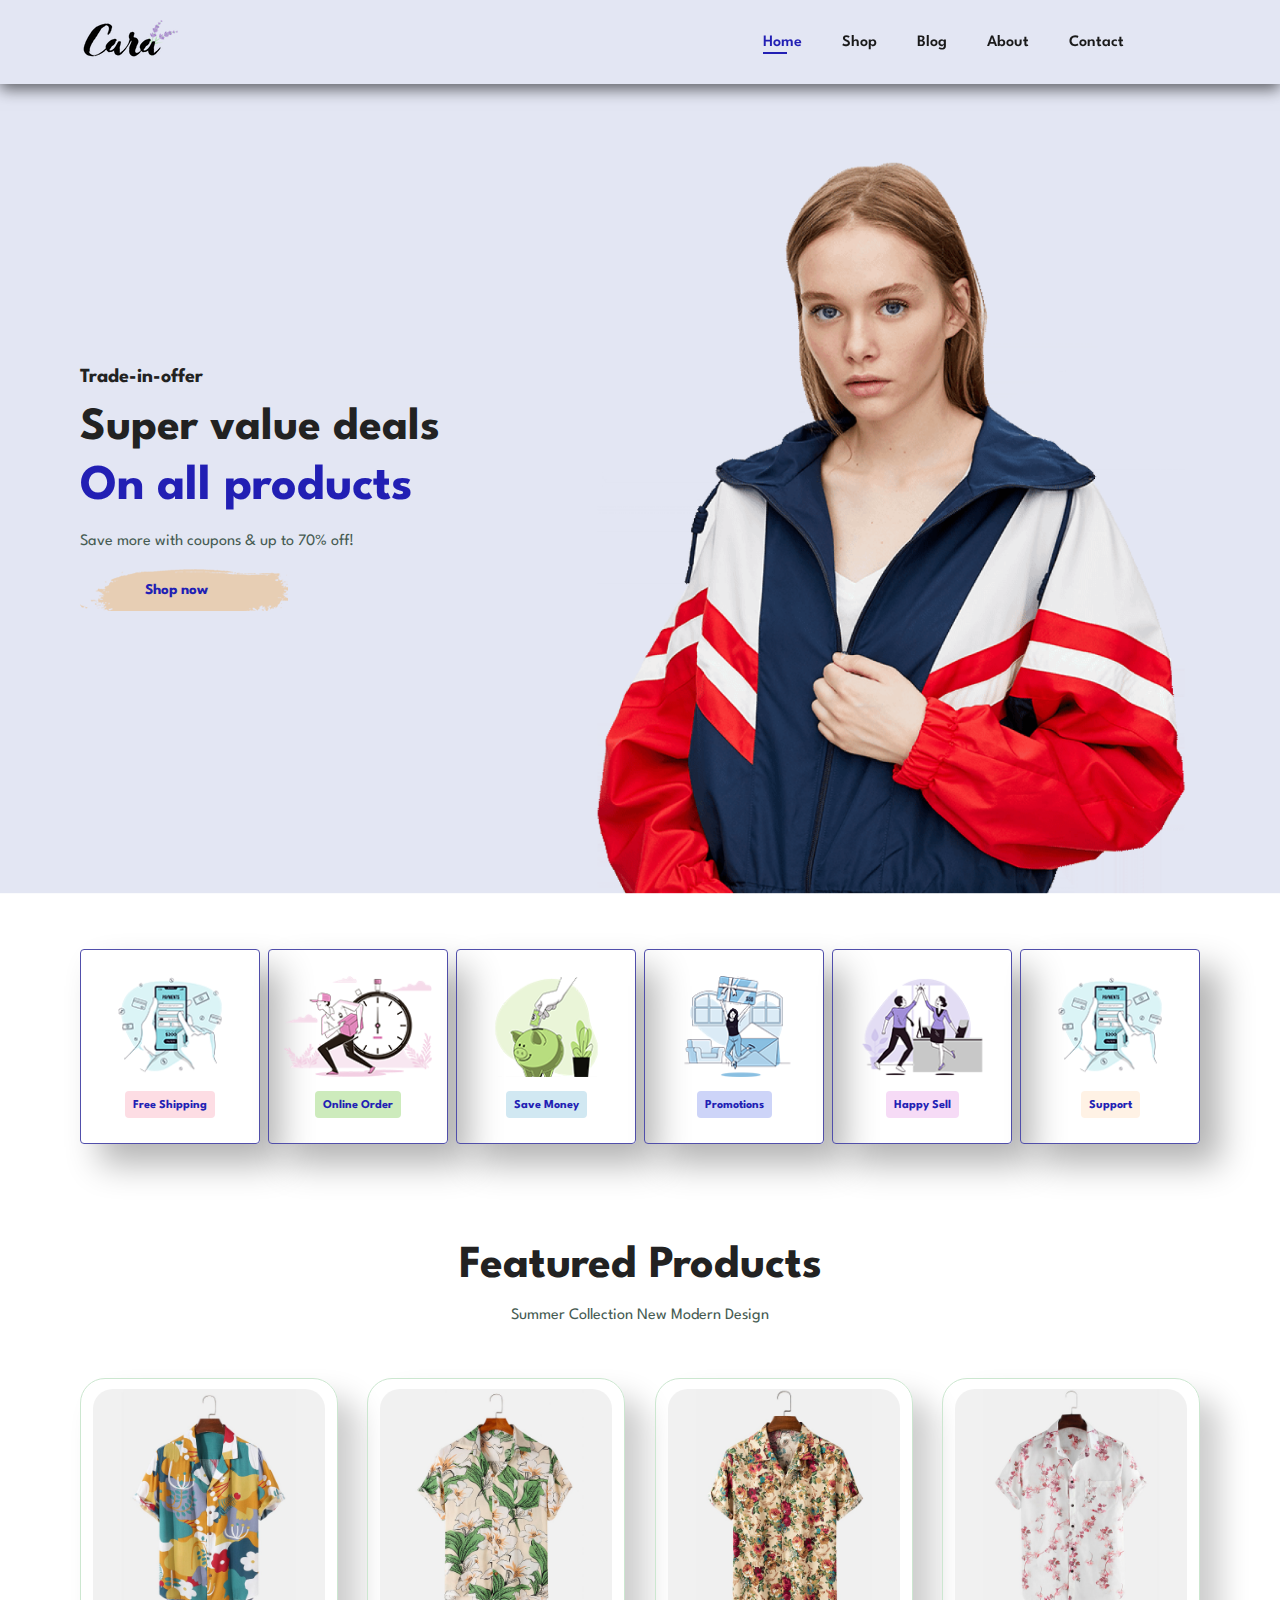
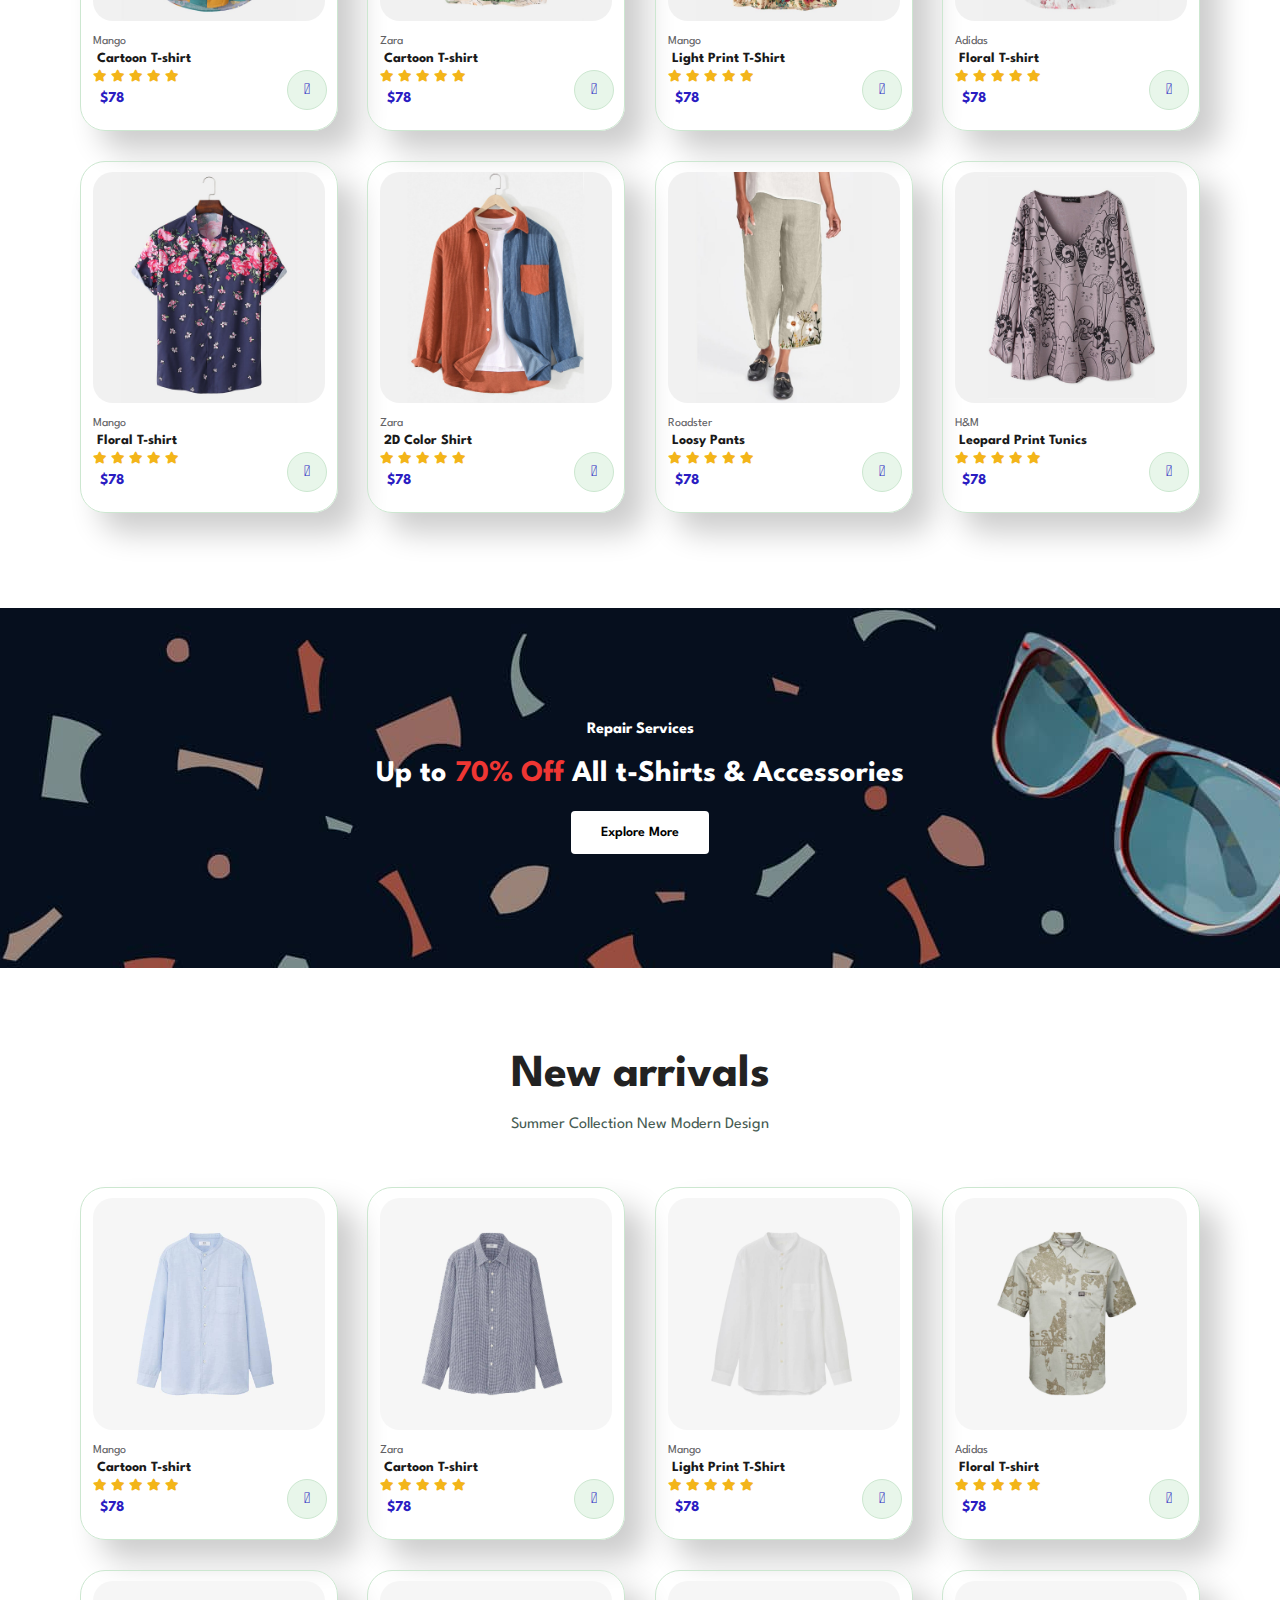
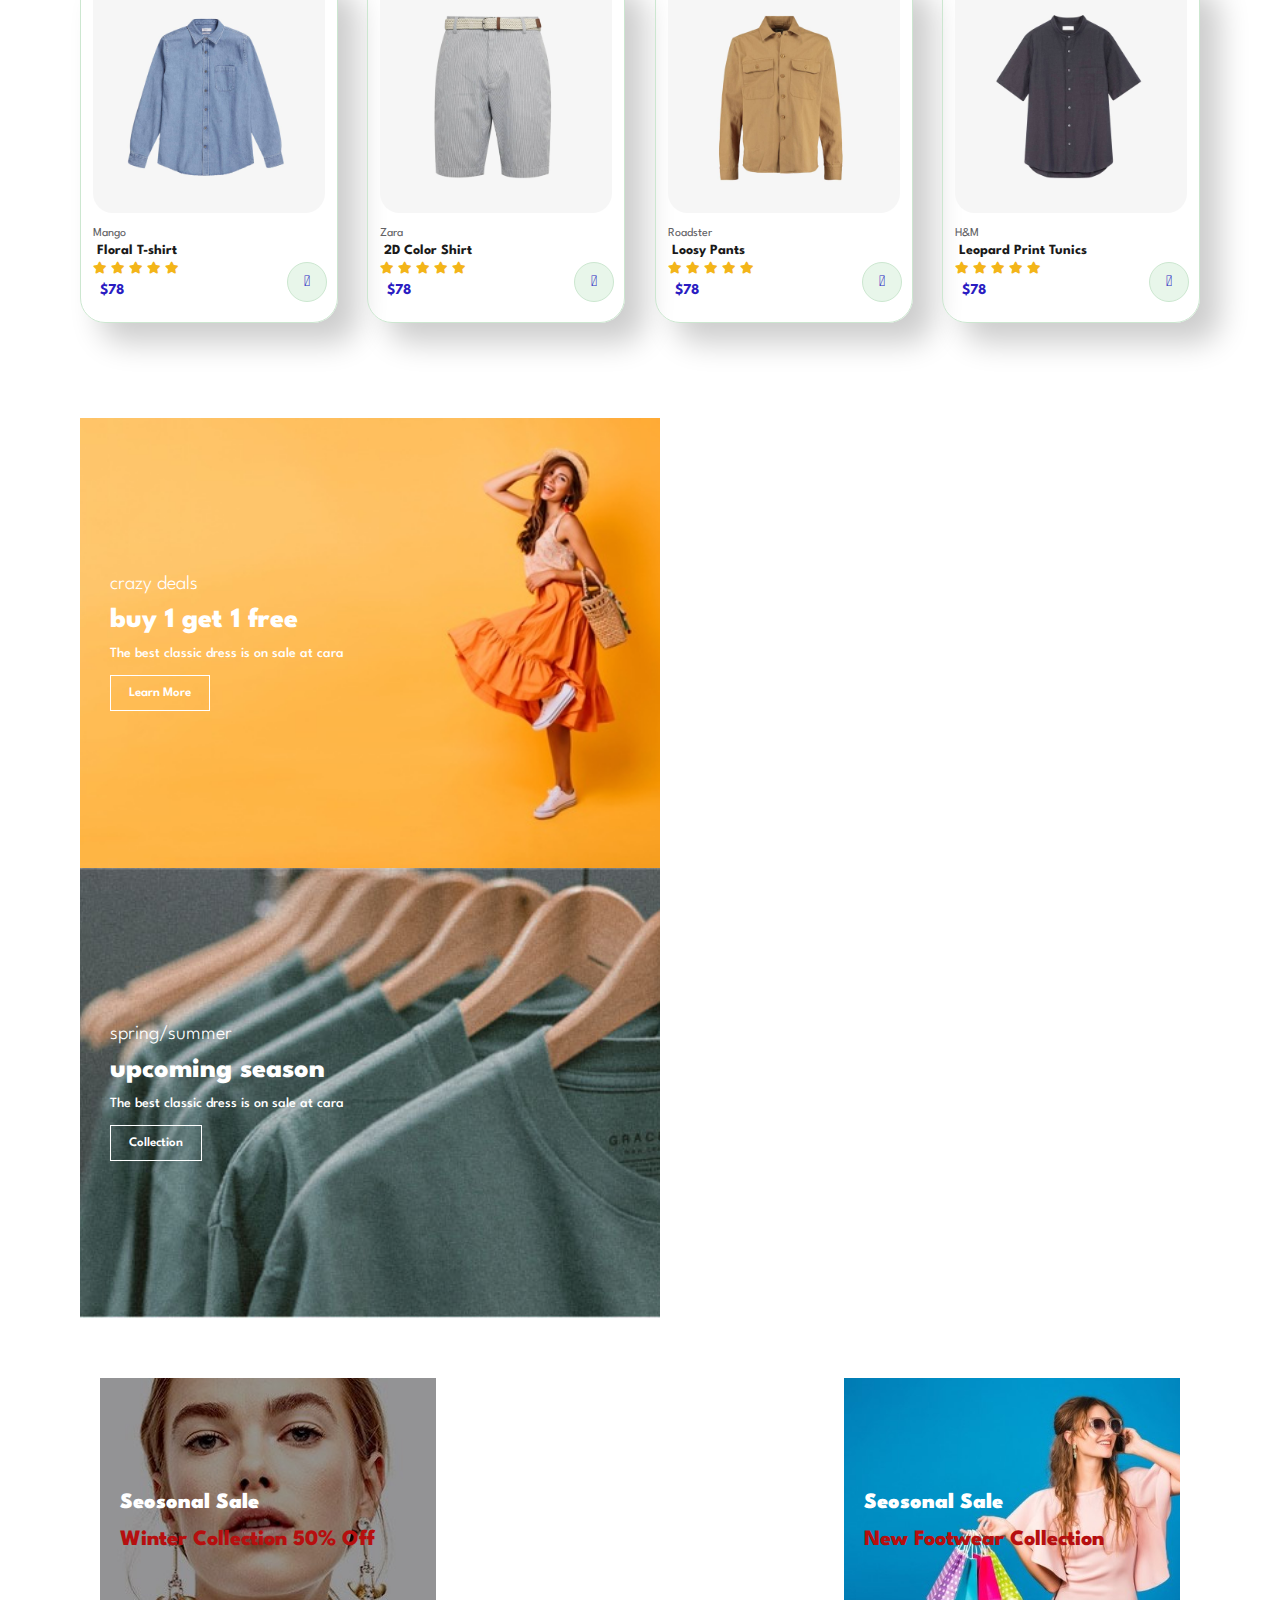
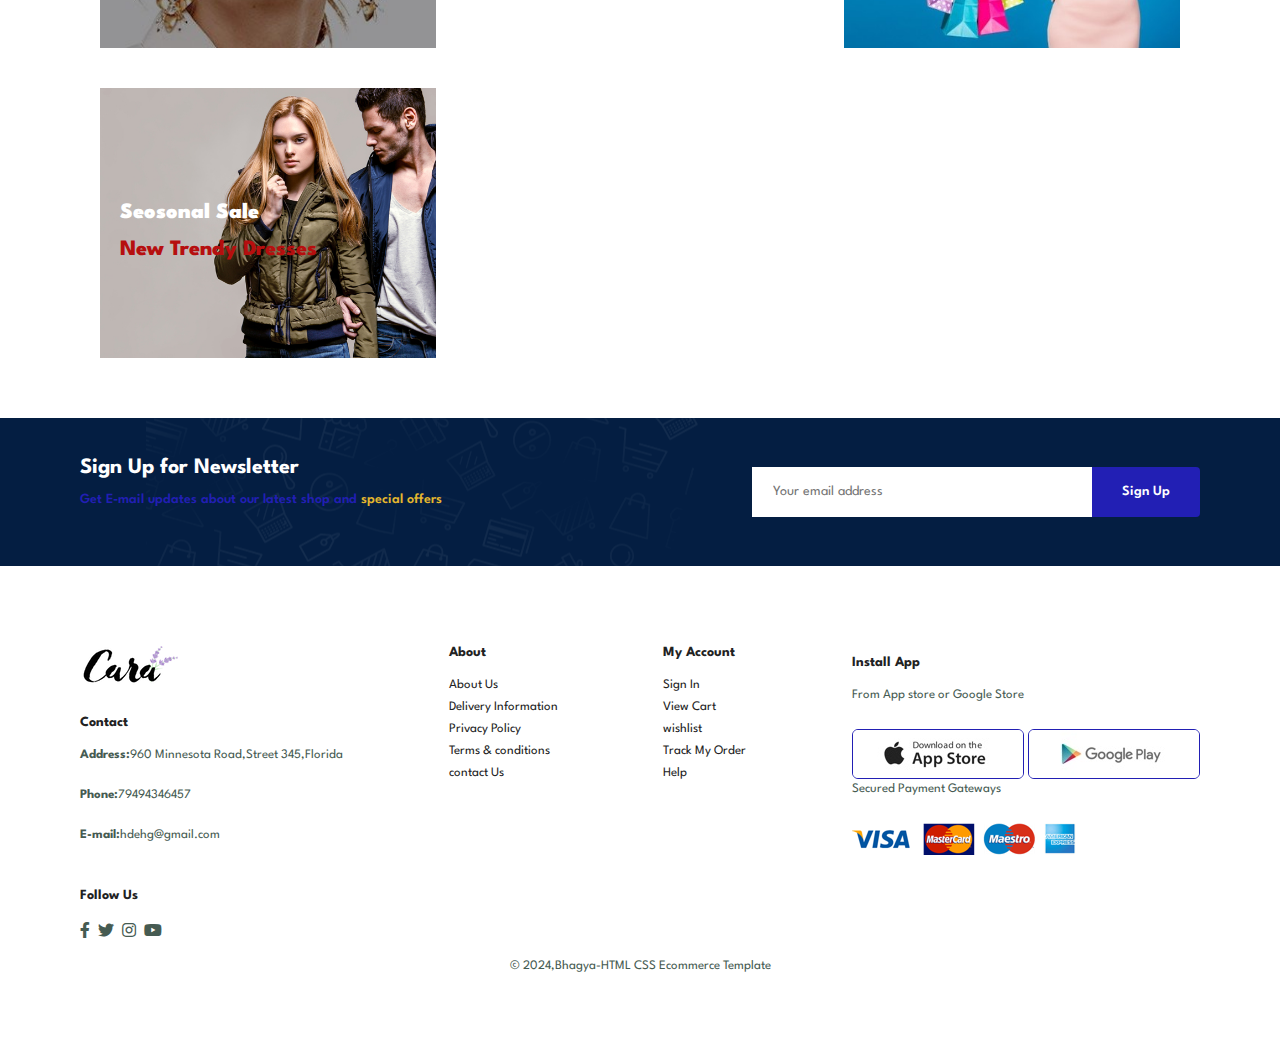
<file: ecommerce/index.html>
<!DOCTYPE html>
<html lang="en">
<head>
    <meta charset="UTF-8">
    <meta name="viewport" content="width=device-width, initial-scale=1.0">
    <title>Ecommerect</title>
    <link rel="stylesheet" href="https://pro.fontawesome.com/releases/v5.15.4/css/all.css">
    <link rel="stylesheet" href="style.css">
</head>
<body>
      <section id="header">
        <a href="#"><img src="img/logo.png" class="logo"></a>
        <div>
            <ul id="navbar">
                <li><a class="active" href="index.html">Home</a></li>
                <li><a href="shop.html">Shop</a></li>
                <li><a href="blog.html">Blog</a></li>
                <li><a href="about.html">About</a></li>
                <li><a href="contact.html">Contact</a></li>
                <li id="lg-bag"><a href="cart.html"><i class="far fa-shopping-bag"></i></a></li>
              <a href="#" id="close"><i class="far fa-times"> </i></a>
            </ul>
        </div>
        <div id="mobile">
            
            <a href="cart.html"><i class="far fa-shopping-bag"></i></a>
            <i id="bar" class="fas fa-outdent"></i>
        </div>
      </section>
      <section id="hero">
        <h4>Trade-in-offer</h4>
        <h2>Super value deals</h2>
        <h1>On all products</h1>
        <p>Save more with coupons & up to 70% off!</p>
        <button>Shop now</button>
      </section>
      <section id="feature" class="section-p1">
        <div class="fe-box">
                <img src="img/feature/f1.png" alt="">
                <h6>
                    Free Shipping
                </h6>
        </div>
        <div class="fe-box">
            <img src="img/feature/f2.png" alt="">
            <h6>
                Online Order
            </h6>
    </div>
    <div class="fe-box">
        <img src="img/feature/f3.png" alt="">
        <h6>
           Save Money
        </h6>
</div>
<div class="fe-box">
    <img src="img/feature/f4.png" alt="">
    <h6>
        Promotions
    </h6>
</div>
<div class="fe-box">
    <img src="img/feature/f5.png" alt="">
    <h6>
       Happy Sell
    </h6>
</div>
<div class="fe-box">
    <img src="img/feature/f1.png" alt="">
    <h6>
       Support
    </h6>
</div>
      </section>
      <section id="product1" class="section-p1">
           <h2>Featured Products</h2>
            <p>Summer Collection New Modern Design</p>
            <div class="pro-container">
                          <div class="pro"> 
                                  <img src="img/products/f1.jpg" alt="">
                                  <div class="des">
                                    <span>Mango</span>
                                    <h5>Cartoon T-shirt</h5>
                                    <div class="star"> 
                                        <i class="fas fa-star"></i>
                                        <i class="fas fa-star"></i>
                                        <i class="fas fa-star"></i>
                                        <i class="fas fa-star"></i>
                                        <i class="fas fa-star"></i>
                                    </div>
                                    <h4>$78</h4>
                                  </div>
                                  <a href="#"><i class="fal fa-shopping-cart cart"></i></a>
                        </div>
                        <div class="pro"> 
                            <img src="img/products/f2.jpg" alt="">
                            <div class="des">
                              <span>Zara</span>
                              <h5>Cartoon T-shirt</h5>
                              <div class="star"> 
                                  <i class="fas fa-star"></i>
                                  <i class="fas fa-star"></i>
                                  <i class="fas fa-star"></i>
                                  <i class="fas fa-star"></i>
                                  <i class="fas fa-star"></i>
                              </div>
                              <h4>$78</h4>
                            </div>
                            <a href="#"><i class="fal fa-shopping-cart cart"></i></a>
                  </div>
                  <div class="pro"> 
                    <img src="img/products/f3.jpg" alt="">
                    <div class="des">
                      <span>Mango</span>
                      <h5>Light Print T-Shirt</h5>
                      <div class="star"> 
                          <i class="fas fa-star"></i>
                          <i class="fas fa-star"></i>
                          <i class="fas fa-star"></i>
                          <i class="fas fa-star"></i>
                          <i class="fas fa-star"></i>
                      </div>
                      <h4>$78</h4>
                    </div>
                    <a href="#"><i class="fal fa-shopping-cart cart"></i></a>
          </div>
          <div class="pro"> 
            <img src="img/products/f4.jpg" alt="">
            <div class="des">
              <span>Adidas</span>
              <h5>Floral T-shirt</h5>
              <div class="star"> 
                  <i class="fas fa-star"></i>
                  <i class="fas fa-star"></i>
                  <i class="fas fa-star"></i>
                  <i class="fas fa-star"></i>
                  <i class="fas fa-star"></i>
              </div>
              <h4>$78</h4>
            </div>
            <a href="#"><i class="fal fa-shopping-cart cart"></i></a>
  </div>
  <div class="pro"> 
    <img src="img/products/f5.jpg" alt="">
    <div class="des">
      <span>Mango</span>
      <h5>Floral T-shirt</h5>
      <div class="star"> 
          <i class="fas fa-star"></i>
          <i class="fas fa-star"></i>
          <i class="fas fa-star"></i>
          <i class="fas fa-star"></i>
          <i class="fas fa-star"></i>
      </div>
      <h4>$78</h4>
    </div>
    <a href="#"><i class="fal fa-shopping-cart cart"></i></a>
</div><div class="pro"> 
    <img src="img/products/f6.jpg" alt="">
    <div class="des">
      <span>Zara</span>
      <h5>2D Color Shirt</h5>
      <div class="star"> 
          <i class="fas fa-star"></i>
          <i class="fas fa-star"></i>
          <i class="fas fa-star"></i>
          <i class="fas fa-star"></i>
          <i class="fas fa-star"></i>
      </div>
      <h4>$78</h4>
    </div>
    <a href="#"><i class="fal fa-shopping-cart cart"></i></a>
</div><div class="pro"> 
    <img src="img/products/f7.jpg" alt="">
    <div class="des">
      <span>Roadster</span>
      <h5>Loosy Pants</h5>
      <div class="star"> 
          <i class="fas fa-star"></i>
          <i class="fas fa-star"></i>
          <i class="fas fa-star"></i>
          <i class="fas fa-star"></i>
          <i class="fas fa-star"></i>
      </div>
      <h4>$78</h4>
    </div>
    <a href="#"><i class="fal fa-shopping-cart cart"></i></a>
</div><div class="pro"> 
    <img src="img/products/f8.jpg" alt="">
    <div class="des">
      <span>H&M</span>
      <h5>Leopard Print Tunics</h5>
      <div class="star"> 
          <i class="fas fa-star"></i>
          <i class="fas fa-star"></i>
          <i class="fas fa-star"></i>
          <i class="fas fa-star"></i>
          <i class="fas fa-star"></i>
      </div>
      <h4>$78</h4>
    </div>
    <a href="#"><i class="fal fa-shopping-cart cart"></i></a>
</div>
            </div>
      </section>

      <section id="banner" class="section-m1">
        <h4>Repair Services</h4>
          <h2>Up to <span>70% Off</span> All t-Shirts & Accessories</h2>
          <button class="normal">Explore More</button>
      </section>
      <section id="product1" class="section-p1">
        <h2>New arrivals</h2>
         <p>Summer Collection New Modern Design</p>
         <div class="pro-container">
                       <div class="pro"> 
                               <img src="img/products/n1.jpg" alt="">
                               <div class="des">
                                 <span>Mango</span>
                                 <h5>Cartoon T-shirt</h5>
                                 <div class="star"> 
                                     <i class="fas fa-star"></i>
                                     <i class="fas fa-star"></i>
                                     <i class="fas fa-star"></i>
                                     <i class="fas fa-star"></i>
                                     <i class="fas fa-star"></i>
                                 </div>
                                 <h4>$78</h4>
                               </div>
                               <a href="#"><i class="fal fa-shopping-cart cart"></i></a>
                     </div>
                     <div class="pro"> 
                         <img src="img/products/n2.jpg" alt="">
                         <div class="des">
                           <span>Zara</span>
                           <h5>Cartoon T-shirt</h5>
                           <div class="star"> 
                               <i class="fas fa-star"></i>
                               <i class="fas fa-star"></i>
                               <i class="fas fa-star"></i>
                               <i class="fas fa-star"></i>
                               <i class="fas fa-star"></i>
                           </div>
                           <h4>$78</h4>
                         </div>
                         <a href="#"><i class="fal fa-shopping-cart cart"></i></a>
               </div>
               <div class="pro"> 
                 <img src="img/products/n3.jpg" alt="">
                 <div class="des">
                   <span>Mango</span>
                   <h5>Light Print T-Shirt</h5>
                   <div class="star"> 
                       <i class="fas fa-star"></i>
                       <i class="fas fa-star"></i>
                       <i class="fas fa-star"></i>
                       <i class="fas fa-star"></i>
                       <i class="fas fa-star"></i>
                   </div>
                   <h4>$78</h4>
                 </div>
                 <a href="#"><i class="fal fa-shopping-cart cart"></i></a>
       </div>
       <div class="pro"> 
         <img src="img/products/n4.jpg" alt="">
         <div class="des">
           <span>Adidas</span>
           <h5>Floral T-shirt</h5>
           <div class="star"> 
               <i class="fas fa-star"></i>
               <i class="fas fa-star"></i>
               <i class="fas fa-star"></i>
               <i class="fas fa-star"></i>
               <i class="fas fa-star"></i>
           </div>
           <h4>$78</h4>
         </div>
         <a href="#"><i class="fal fa-shopping-cart cart"></i></a>
</div>
<div class="pro"> 
 <img src="img/products/n5.jpg" alt="">
 <div class="des">
   <span>Mango</span>
   <h5>Floral T-shirt</h5>
   <div class="star"> 
       <i class="fas fa-star"></i>
       <i class="fas fa-star"></i>
       <i class="fas fa-star"></i>
       <i class="fas fa-star"></i>
       <i class="fas fa-star"></i>
   </div>
   <h4>$78</h4>
 </div>
 <a href="#"><i class="fal fa-shopping-cart cart"></i></a>
</div><div class="pro"> 
 <img src="img/products/n6.jpg" alt="">
 <div class="des">
   <span>Zara</span>
   <h5>2D Color Shirt</h5>
   <div class="star"> 
       <i class="fas fa-star"></i>
       <i class="fas fa-star"></i>
       <i class="fas fa-star"></i>
       <i class="fas fa-star"></i>
       <i class="fas fa-star"></i>
   </div>
   <h4>$78</h4>
 </div>
 <a href="#"><i class="fal fa-shopping-cart cart"></i></a>
</div><div class="pro"> 
 <img src="img/products/n7.jpg" alt="">
 <div class="des">
   <span>Roadster</span>
   <h5>Loosy Pants</h5>
   <div class="star"> 
       <i class="fas fa-star"></i>
       <i class="fas fa-star"></i>
       <i class="fas fa-star"></i>
       <i class="fas fa-star"></i>
       <i class="fas fa-star"></i>
   </div>
   <h4>$78</h4>
 </div>
 <a href="#"><i class="fal fa-shopping-cart cart"></i></a>
</div><div class="pro"> 
 <img src="img/products/n8.jpg" alt="">
 <div class="des">
   <span>H&M</span>
   <h5>Leopard Print Tunics</h5>
   <div class="star"> 
       <i class="fas fa-star"></i>
       <i class="fas fa-star"></i>
       <i class="fas fa-star"></i>
       <i class="fas fa-star"></i>
       <i class="fas fa-star"></i>
   </div>
   <h4>$78</h4>
 </div>
 <a href="#"><i class="fal fa-shopping-cart cart"></i></a>
</div>
         </div>
   </section>

   <section id="sm-banner" class="section-p1">
      <div class="banner-box">
           <h4>crazy deals</h4>
           <h2>buy 1 get 1 free</h2>
           <span>The best classic dress is on sale at cara</span>
           <button class="white">Learn More</button>
      </div><div class="banner-box banner-box2">
        <h4>spring/summer</h4>
        <h2>upcoming season</h2>
        <span>The best classic dress is on sale at cara</span>
        <button class="white">Collection</button>
   </div>
   </section>

   <section id="banner3">
    <div class="banner-box">

        <h2>Seosonal Sale</h2>
        <h3>Winter Collection 50% Off</h3>
        
   </div>
   <div class="banner-box banner-box2">

    <h2>Seosonal Sale</h2>
    <h3>New Footwear Collection</h3>
    
</div>
<div class="banner-box banner-box3">

    <h2>Seosonal Sale</h2>
    <h3>New Trendy Dresses</h3>
    
</div>
   </section>

   <section id="newsletter" class="section-p1 section-m1" >
     <div class="newstext">
        <h4>Sign Up for Newsletter</h4>
        <p>Get E-mail updates about our latest shop and <span>special offers</span></p>
     </div>
     <div class="form">
        <input type="text" placeholder="Your email address">
        <button class="normal">Sign Up</button>
     </div>
   </section>

   <footer class="section-p1">
       <div class="col">
        <img class="logo" src ="img/logo.png" alt="">
        <h4>Contact</h4>
        <p><strong>Address:</strong>960 Minnesota Road,Street 345,Florida</p>
        <p><strong>Phone:</strong>79494346457</p>
        <p><strong>E-mail:</strong>hdehg@gmail.com</p>
        <div class="follow">
            <h4>Follow Us</h4>
            <div class="icon">
                <i class="fab fa-facebook-f"></i>
                <i class="fab fa-twitter"></i>
                <i class="fab fa-instagram"></i>
                <i class="fab fa-youtube"></i>
            </div>
        </div>
       </div>
       <div class="col">
        <h4>About</h4>
        <a href="#">About Us</a>
        <a href="#">Delivery Information</a>
        <a href="#">Privacy Policy</a>
        <a href="#">Terms & conditions</a>
        <a href="#">contact Us</a>

       </div>
       <div class="col">
        <h4>My Account</h4>
        <a href="#">Sign In</a>
        <a href="#">View Cart</a>
        <a href="#">wishlist</a>
        <a href="#">Track My Order</a>
        <a href="#">Help</a>

       </div><div class="col install">
        <h4>Install App</h4>
        <p>From App store or Google Store</p>
        <div class="row">
            <img src="img/pay/app.jpg" alt="">
            <img src="img/pay/play.jpg" alt="">

        </div>
        <p>Secured Payment Gateways</p>
        <img src="img/pay/pay.png" alt="">

       </div>
       <div class="copyright">
        <p>&#169 2024,Bhagya-HTML CSS Ecommerce Template</p>
       </div>
   </footer>
   
    <script src="script.js"></script>

</body>
</html>
</file>
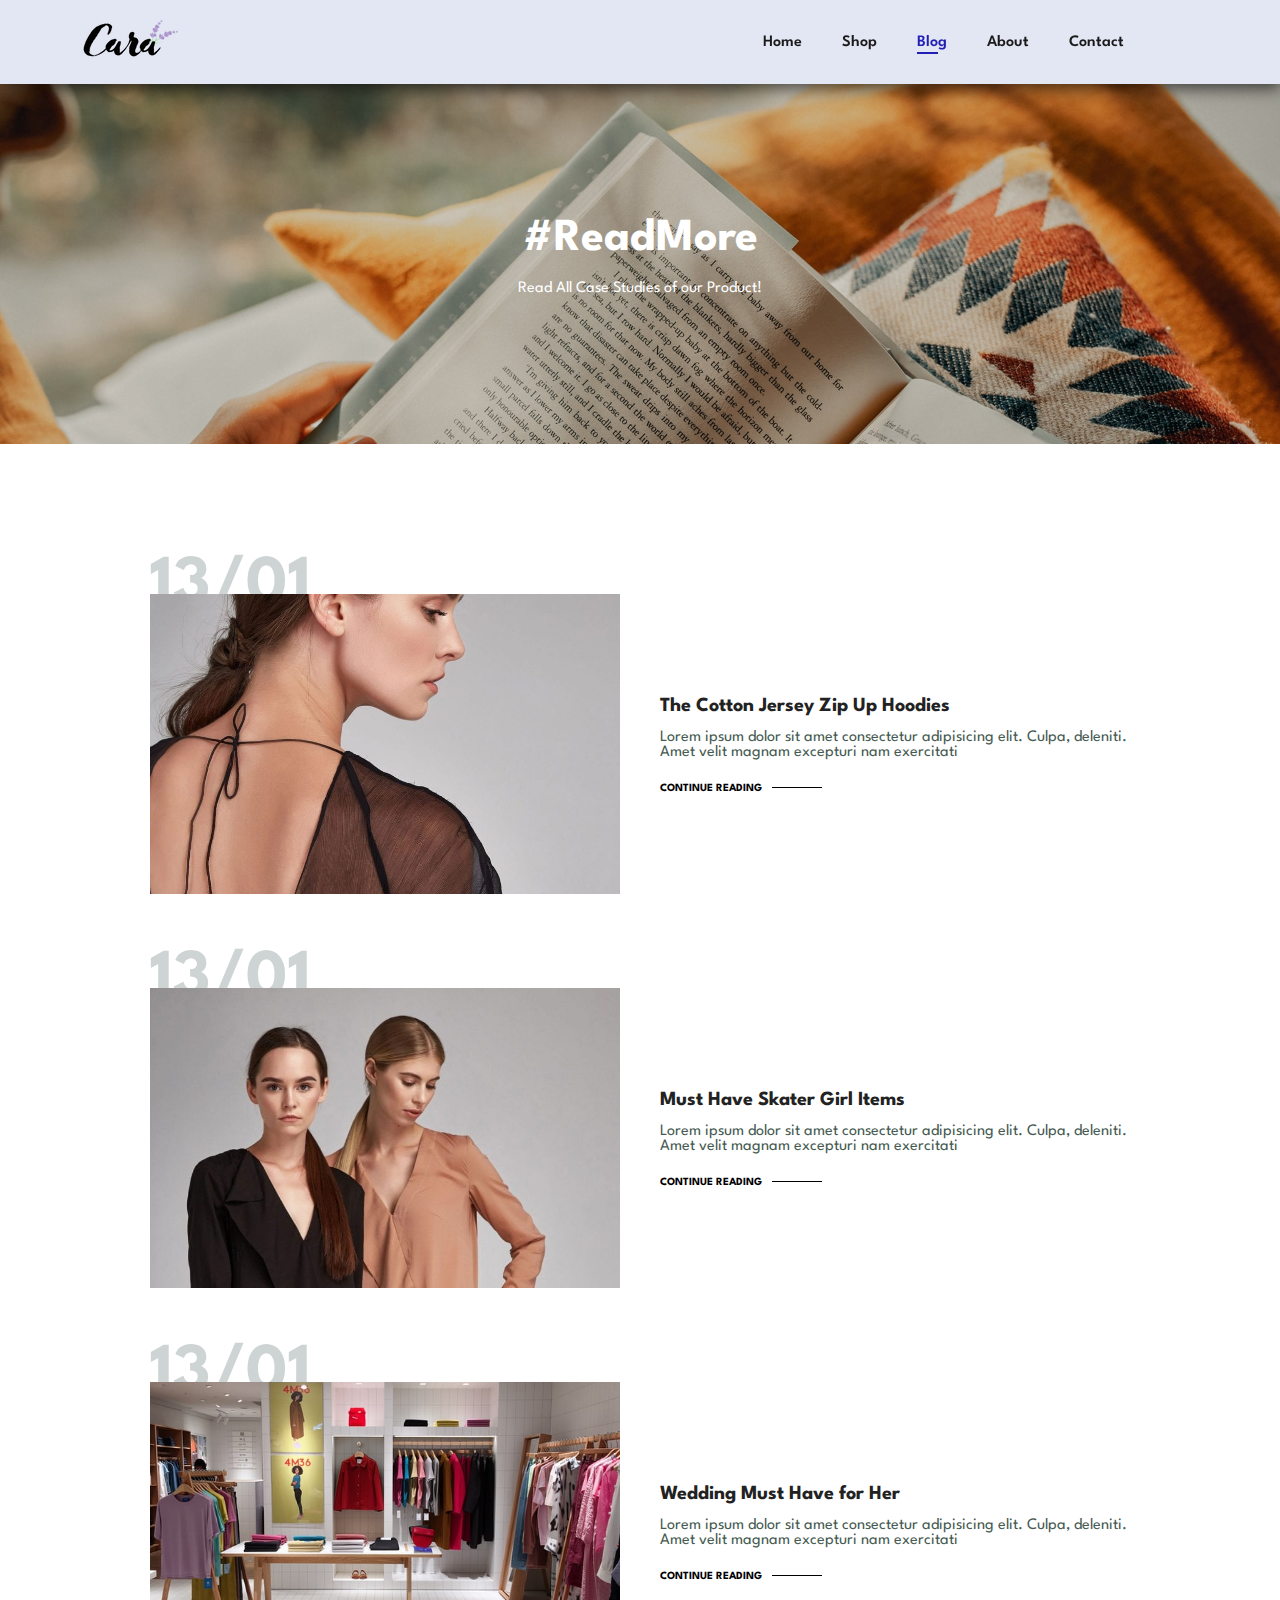
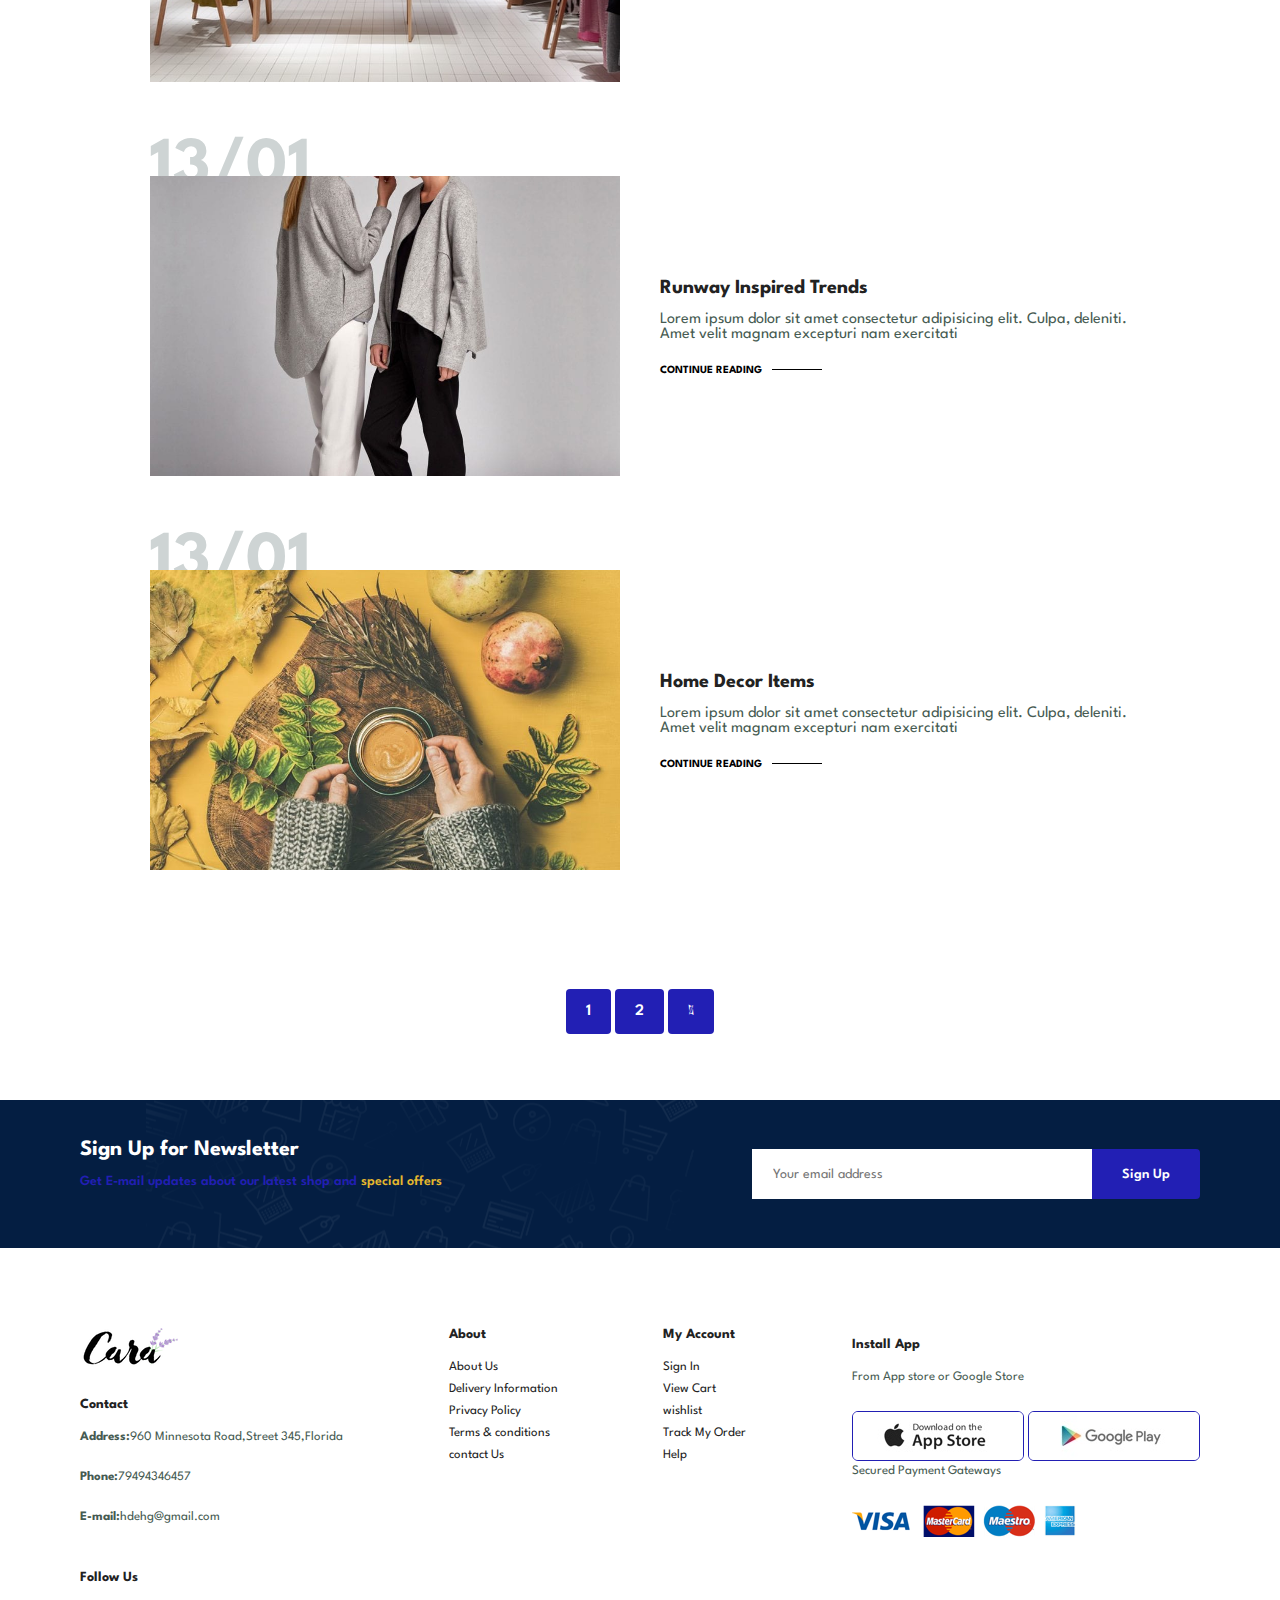
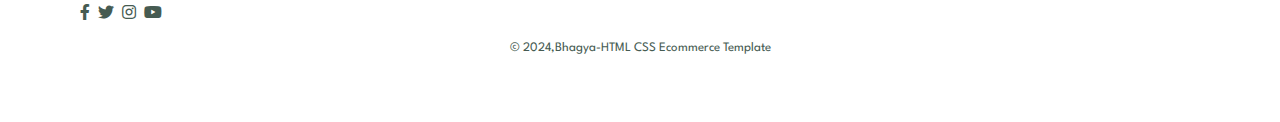
<file: ecommerce/blog.html>
<!DOCTYPE html>
<html lang="en">
<head>
    <meta charset="UTF-8">
    <meta name="viewport" content="width=device-width, initial-scale=1.0">
    <title>Ecommerect</title>
    <link rel="stylesheet" href="https://pro.fontawesome.com/releases/v5.15.4/css/all.css">
    <link rel="stylesheet" href="style.css">
</head>
<body>
      <section id="header">
        <a href="#"><img src="img/logo.png" class="logo"></a>
        <div>
            <ul id="navbar">
                <li><a  href="index.html">Home</a></li>
                <li><a  href="shop.html">Shop</a></li>
                <li><a class="active" href="blog.html">Blog</a></li>
                <li><a href="about.html">About</a></li>
                <li><a href="contact.html">Contact</a></li>
                <li id="lg-bag"><a href="cart.html"><i class="far fa-shopping-bag"></i></a></li>
              <a href="#" id="close"><i class="far fa-times"> </i></a>
            </ul>
        </div>
        <div id="mobile">
            
            <a href="cart.html"><i class="far fa-shopping-bag"></i></a>
            <i id="bar" class="fas fa-outdent"></i>
        </div>
      </section>
      <section id="page-header" class="blog-header">
        <h2>#ReadMore</h2>
        <p>Read All Case Studies of our Product!</p>
      </section>
      
      <section id="blog">
        <div class="blog-box">
            <div class="blog-img">
                <img src="img/blog/b1 (2).jpg" alt="">
            </div>
            <div class="blog-details">
                <h4>The Cotton Jersey Zip Up Hoodies</h4>
             <p>Lorem ipsum dolor sit amet consectetur adipisicing elit. Culpa, deleniti. Amet velit magnam excepturi nam exercitati</p>
             <a href="#">CONTINUE READING</a>
            </div>
            <h1>13/01</h1>
        </div>
        <div class="blog-box">
            <div class="blog-img">
                <img src="img/blog/b2 (2).jpg " alt="">
            </div>
            <div class="blog-details">
                <h4>Must Have Skater Girl Items</h4>
             <p>Lorem ipsum dolor sit amet consectetur adipisicing elit. Culpa, deleniti. Amet velit magnam excepturi nam exercitati</p>
             <a href="#">CONTINUE READING</a>
            </div>
            <h1>13/01</h1>
        </div>
        <div class="blog-box">
            <div class="blog-img">
                <img src="img/blog/b3.jpg" alt="">
            </div>
            <div class="blog-details">
                <h4>Wedding Must Have for Her </h4>
             <p>Lorem ipsum dolor sit amet consectetur adipisicing elit. Culpa, deleniti. Amet velit magnam excepturi nam exercitati</p>
             <a href="#">CONTINUE READING</a>
            </div>
            <h1>13/01</h1>
        </div>
        <div class="blog-box">
            <div class="blog-img">
                <img src="img/blog/b4 (2).jpg" alt="">
            </div>
            <div class="blog-details">
                <h4>Runway Inspired Trends</h4>
             <p>Lorem ipsum dolor sit amet consectetur adipisicing elit. Culpa, deleniti. Amet velit magnam excepturi nam exercitati</p>
             <a href="#">CONTINUE READING</a>
            </div>
            <h1>13/01</h1>
        </div>
        <div class="blog-box">
            <div class="blog-img">
                <img src="img/blog/b6.jpg" alt="">
            </div>
            <div class="blog-details">
                <h4>Home Decor Items</h4>
             <p>Lorem ipsum dolor sit amet consectetur adipisicing elit. Culpa, deleniti. Amet velit magnam excepturi nam exercitati</p>
             <a href="#">CONTINUE READING</a>
            </div>
            <h1>13/01</h1>
        </div>
      </section>

   <section id="pagination" class="section-p1">
      <a href="#">1</a>
       <a href="#">2</a>
       <a href="#"><i class="fal fa-long-arrow-alt-right"></i></a>
   </section>

   <section id="newsletter" class="section-p1 section-m1" >
     <div class="newstext">
        <h4>Sign Up for Newsletter</h4>
        <p>Get E-mail updates about our latest shop and <span>special offers</span></p>
     </div>
     <div class="form">
        <input type="text" placeholder="Your email address">
        <button class="normal">Sign Up</button>
     </div>
   </section>

   <footer class="section-p1">
       <div class="col">
        <img class="logo" src ="img/logo.png" alt="">
        <h4>Contact</h4>
        <p><strong>Address:</strong>960 Minnesota Road,Street 345,Florida</p>
        <p><strong>Phone:</strong>79494346457</p>
        <p><strong>E-mail:</strong>hdehg@gmail.com</p>
        <div class="follow">
            <h4>Follow Us</h4>
            <div class="icon">
                <i class="fab fa-facebook-f"></i>
                <i class="fab fa-twitter"></i>
                <i class="fab fa-instagram"></i>
                <i class="fab fa-youtube"></i>
            </div>
        </div>
       </div>
       <div class="col">
        <h4>About</h4>
        <a href="#">About Us</a>
        <a href="#">Delivery Information</a>
        <a href="#">Privacy Policy</a>
        <a href="#">Terms & conditions</a>
        <a href="#">contact Us</a>

       </div>
       <div class="col">
        <h4>My Account</h4>
        <a href="#">Sign In</a>
        <a href="#">View Cart</a>
        <a href="#">wishlist</a>
        <a href="#">Track My Order</a>
        <a href="#">Help</a>

       </div><div class="col install">
        <h4>Install App</h4>
        <p>From App store or Google Store</p>
        <div class="row">
            <img src="img/pay/app.jpg" alt="">
            <img src="img/pay/play.jpg" alt="">

        </div>
        <p>Secured Payment Gateways</p>
        <img src="img/pay/pay.png" alt="">

       </div>
       <div class="copyright">
        <p>&#169 2024,Bhagya-HTML CSS Ecommerce Template</p>
       </div>
   </footer>
   
    <script src="script.js"></script>

</body>
</html>
</file>
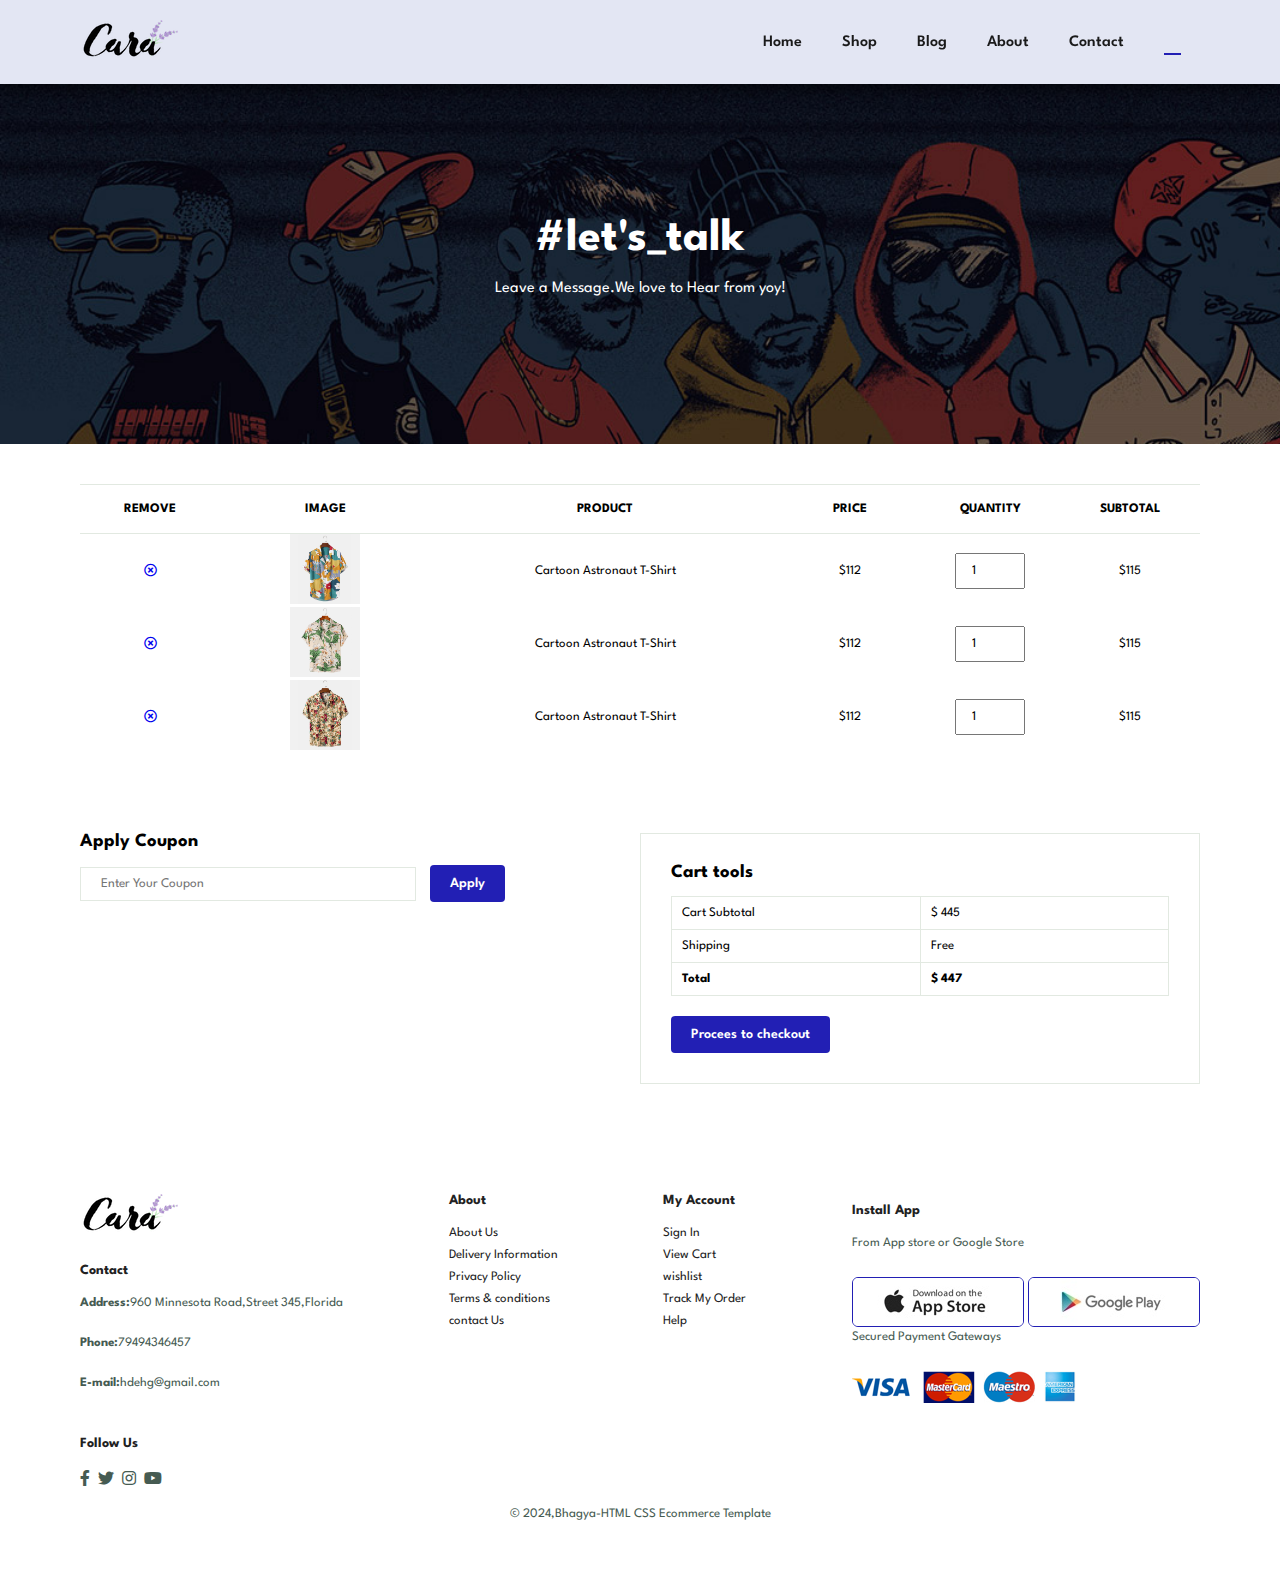
<file: ecommerce/cart.html>
<!DOCTYPE html>
<html lang="en">
<head>
    <meta charset="UTF-8">
    <meta name="viewport" content="width=device-width, initial-scale=1.0">
    <title>Ecommerect</title>
    <link rel="stylesheet" href="https://pro.fontawesome.com/releases/v5.15.4/css/all.css">
    <link rel="stylesheet" href="style.css">
</head>
<body>
      <section id="header">
        <a href="#"><img src="img/logo.png" class="logo"></a>
        <div>
            <ul id="navbar">
                <li><a  href="index.html">Home</a></li>
                <li><a  href="shop.html">Shop</a></li>
                <li><a  href="blog.html">Blog</a></li>
                <li><a   href="about.html">About</a></li>
                <li><a href="contact.html">Contact</a></li>
                <li id="lg-bag"><a class="active"href="cart.html"><i class="far fa-shopping-bag"></i></a></li>
              <a href="#" id="close"><i class="far fa-times"> </i></a>
            </ul>
        </div>
        <div id="mobile">
            
            <a href="cart.html"><i class="far fa-shopping-bag"></i></a>
            <i id="bar" class="fas fa-outdent"></i>
        </div>
      </section>
      <section id="page-header" class="contact-header">
        <h2>#let's_talk</h2>
        <p>Leave a Message.We love to Hear from yoy!</p>
      </section>
      
       <section id="cart" class="section-p1">
               <table width="100%">
                <thead>
                    <tr>
                        <td>
                            Remove
                        </td>
                        <td>
                            Image
                        </td>
                        <td>
                            Product
                        </td>
                        <td>
                            Price
                        </td>
                        <td>
                            Quantity
                        </td>
                        <td>
                           Subtotal
                        </td>

                    </tr>
                </thead>
                <tbody>
                    <tr>
                        <td><a href="#"><i class="far fa-times-circle"></i></a></td>
                        <td><img src="img/products/f1.jpg" alt=""></td>
                        <td>Cartoon Astronaut T-Shirt</td>
                        <td>$112</td>
                        <td><input type="number" value="1"></td>
                        <td>$115</td>
                    </tr>
                    <tr>
                        <td><a href="#"><i class="far fa-times-circle"></i></a></td>
                        <td><img src="img/products/f2.jpg" alt=""></td>
                        <td>Cartoon Astronaut T-Shirt</td>
                        <td>$112</td>
                        <td><input type="number" value="1"></td>
                        <td>$115</td>
                    </tr>
                    <tr>
                        <td><a href="#"><i class="far fa-times-circle"></i></a></td>
                        <td><img src="img/products/f3.jpg" alt=""></td>
                        <td>Cartoon Astronaut T-Shirt</td>
                        <td>$112</td>
                        <td><input type="number" value="1"></td>
                        <td>$115</td>
                    </tr>
                </tbody>
               </table>
       </section>
    
       <section id="cart-add" class="section-p1">
         <div id="coupon">
            <h3>Apply Coupon</h3>
            <div>
                <input type="text" placeholder="Enter Your Coupon">
                <button class="normal">
                    Apply
                </button>
            </div>
         </div>
         <div id="subtotal">
            <h3>Cart tools</h3>
            <table>
                <tr>
                    <td>Cart Subtotal</td>
                    <td>$ 445</td>
                </tr>
                <tr>
                    <td>Shipping</td>
                    <td>Free</td>
                </tr>
                <tr>
                    <td>
                        <strong>Total</strong>
                    </td>
                    <td><strong>
                        $ 447
                    </strong></td>
                </tr>
            </table>
            <button class="normal">Procees to checkout</button>
         </div>
       </section>
   <footer class="section-p1">
       <div class="col">
        <img class="logo" src ="img/logo.png" alt="">
        <h4>Contact</h4>
        <p><strong>Address:</strong>960 Minnesota Road,Street 345,Florida</p>
        <p><strong>Phone:</strong>79494346457</p>
        <p><strong>E-mail:</strong>hdehg@gmail.com</p>
        <div class="follow">
            <h4>Follow Us</h4>
            <div class="icon">
                <i class="fab fa-facebook-f"></i>
                <i class="fab fa-twitter"></i>
                <i class="fab fa-instagram"></i>
                <i class="fab fa-youtube"></i>
            </div>
        </div>
       </div>
       <div class="col">
        <h4>About</h4>
        <a href="#">About Us</a>
        <a href="#">Delivery Information</a>
        <a href="#">Privacy Policy</a>
        <a href="#">Terms & conditions</a>
        <a href="#">contact Us</a>

       </div>
       <div class="col">
        <h4>My Account</h4>
        <a href="#">Sign In</a>
        <a href="#">View Cart</a>
        <a href="#">wishlist</a>
        <a href="#">Track My Order</a>
        <a href="#">Help</a>

       </div><div class="col install">
        <h4>Install App</h4>
        <p>From App store or Google Store</p>
        <div class="row">
            <img src="img/pay/app.jpg" alt="">
            <img src="img/pay/play.jpg" alt="">

        </div>
        <p>Secured Payment Gateways</p>
        <img src="img/pay/pay.png" alt="">

       </div>
       <div class="copyright">
        <p>&#169 2024,Bhagya-HTML CSS Ecommerce Template</p>
       </div>
   </footer>
   
    <script src="script.js"></script>

</body>
</html>
</file>
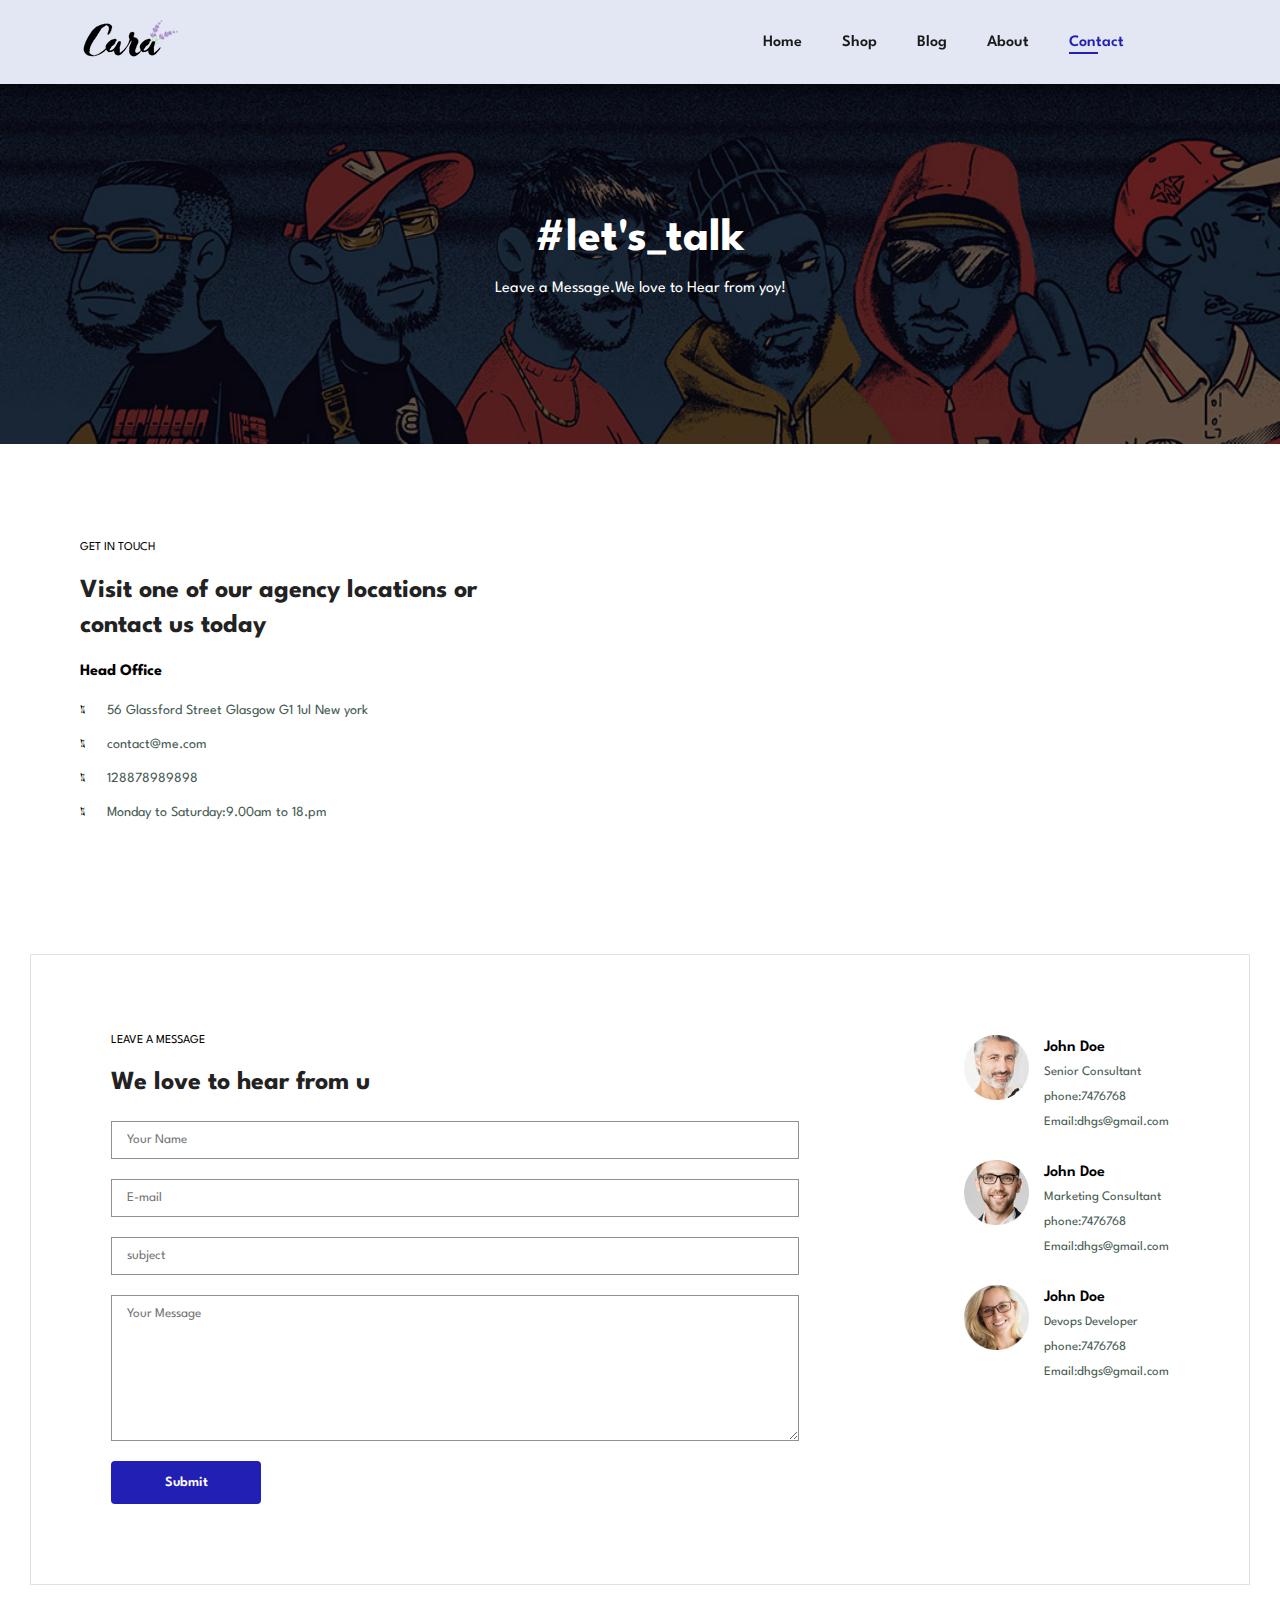
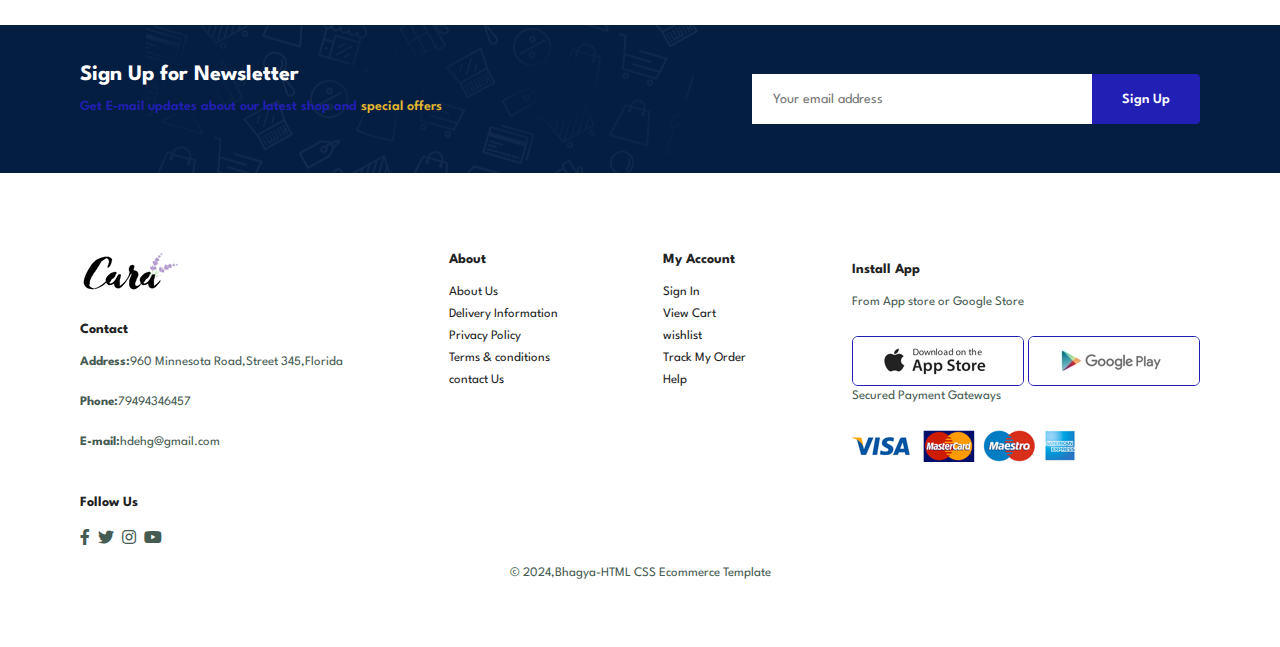
<file: ecommerce/contact.html>
<!DOCTYPE html>
<html lang="en">
<head>
    <meta charset="UTF-8">
    <meta name="viewport" content="width=device-width, initial-scale=1.0">
    <title>Ecommerect</title>
    <link rel="stylesheet" href="https://pro.fontawesome.com/releases/v5.15.4/css/all.css">
    <link rel="stylesheet" href="style.css">
</head>
<body>
      <section id="header">
        <a href="#"><img src="img/logo.png" class="logo"></a>
        <div>
            <ul id="navbar">
                <li><a  href="index.html">Home</a></li>
                <li><a  href="shop.html">Shop</a></li>
                <li><a  href="blog.html">Blog</a></li>
                <li><a   href="about.html">About</a></li>
                <li><a class="active"href="contact.html">Contact</a></li>
                <li id="lg-bag"><a href="cart.html"><i class="far fa-shopping-bag"></i></a></li>
              <a href="#" id="close"><i class="far fa-times"> </i></a>
            </ul>
        </div>
        <div id="mobile">
            
            <a href="cart.html"><i class="far fa-shopping-bag"></i></a>
            <i id="bar" class="fas fa-outdent"></i>
        </div>
      </section>
      <section id="page-header" class="contact-header">
        <h2>#let's_talk</h2>
        <p>Leave a Message.We love to Hear from yoy!</p>
      </section>
      
      <section id="contact-details" class="section-p1">
        <div class="details">
            <span>GET IN TOUCH</span>
            <h2>Visit one of our agency locations or contact us today</h2>
            <h3>Head Office</h3>
            <div>
                <li>
                    <i class="fal fa-map"></i>
                    <p> 56 Glassford Street Glasgow G1 1ul New york</p>
                    
                </li>
                <li>
                    <i class="fal fa-envelope"></i>
                    <p> contact@me.com</p>
                    
                </li>
                <li>
                    <i class="fal fa-phone-alt"></i>
                    <p> 128878989898</p>
                    
                </li>
                <li>
                    <i class="fal fa-clock"></i>
                    <p> Monday to Saturday:9.00am to 18.pm</p>
                    
                </li>
            </div>
        </div>
        <div class="map">
            <iframe src="https://www.google.com/maps/embed?pb=!1m18!1m12!1m3!1d2482.776944188444!2d-0.1253288!3d51.5173081!2m3!1f0!2f0!3f0!3m2!1i1024!2i768!4f13.1!3m3!1m2!1s0x48761b330923c31d%3A0xf9ca08988e6cfbcc!2sNew%20York%20Times!5e0!3m2!1sen!2sin!4v1724085196477!5m2!1sen!2sin" width="600" height="450" style="border:0;" allowfullscreen="" loading="lazy" referrerpolicy="no-referrer-when-downgrade"></iframe>

        </div>
      </section>

      <section id="form-details">
           <form action="">
            <span>LEAVE A MESSAGE</span>
            <h2>We love to hear from u</h2>
            <input type="text" placeholder="Your Name">
            <input type="text" placeholder="E-mail">
            <input type="text" placeholder="subject">
            <textarea name="" id="" cols="30" rows="10" placeholder="Your Message"></textarea>
             <button class="normal">Submit</button>   
        </form>
        <div class="people">
            <div>
                <img src="img/people/1.png" alt="">
                <p><span>John Doe</span>Senior Consultant <br>phone:7476768 <br> Email:dhgs@gmail.com</p>
            </div>
            <div>
                <img src="img/people/2.png" alt="">
                <p><span>John Doe</span>Marketing Consultant <br>phone:7476768 <br> Email:dhgs@gmail.com</p>
            </div>
            <div>
                <img src="img/people/3.png" alt="">
                <p><span>John Doe</span>Devops Developer <br>phone:7476768 <br> Email:dhgs@gmail.com</p>
            </div>
        </div>
      </section>
     
      <section id="newsletter" class="section-p1 section-m1" >
        <div class="newstext">
           <h4>Sign Up for Newsletter</h4>
           <p>Get E-mail updates about our latest shop and <span>special offers</span></p>
        </div>
        <div class="form">
           <input type="text" placeholder="Your email address">
           <button class="normal">Sign Up</button>
        </div>
      </section>
      

   <footer class="section-p1">
       <div class="col">
        <img class="logo" src ="img/logo.png" alt="">
        <h4>Contact</h4>
        <p><strong>Address:</strong>960 Minnesota Road,Street 345,Florida</p>
        <p><strong>Phone:</strong>79494346457</p>
        <p><strong>E-mail:</strong>hdehg@gmail.com</p>
        <div class="follow">
            <h4>Follow Us</h4>
            <div class="icon">
                <i class="fab fa-facebook-f"></i>
                <i class="fab fa-twitter"></i>
                <i class="fab fa-instagram"></i>
                <i class="fab fa-youtube"></i>
            </div>
        </div>
       </div>
       <div class="col">
        <h4>About</h4>
        <a href="#">About Us</a>
        <a href="#">Delivery Information</a>
        <a href="#">Privacy Policy</a>
        <a href="#">Terms & conditions</a>
        <a href="#">contact Us</a>

       </div>
       <div class="col">
        <h4>My Account</h4>
        <a href="#">Sign In</a>
        <a href="#">View Cart</a>
        <a href="#">wishlist</a>
        <a href="#">Track My Order</a>
        <a href="#">Help</a>

       </div><div class="col install">
        <h4>Install App</h4>
        <p>From App store or Google Store</p>
        <div class="row">
            <img src="img/pay/app.jpg" alt="">
            <img src="img/pay/play.jpg" alt="">

        </div>
        <p>Secured Payment Gateways</p>
        <img src="img/pay/pay.png" alt="">

       </div>
       <div class="copyright">
        <p>&#169 2024,Bhagya-HTML CSS Ecommerce Template</p>
       </div>
   </footer>
   
    <script src="script.js"></script>

</body>
</html>
</file>
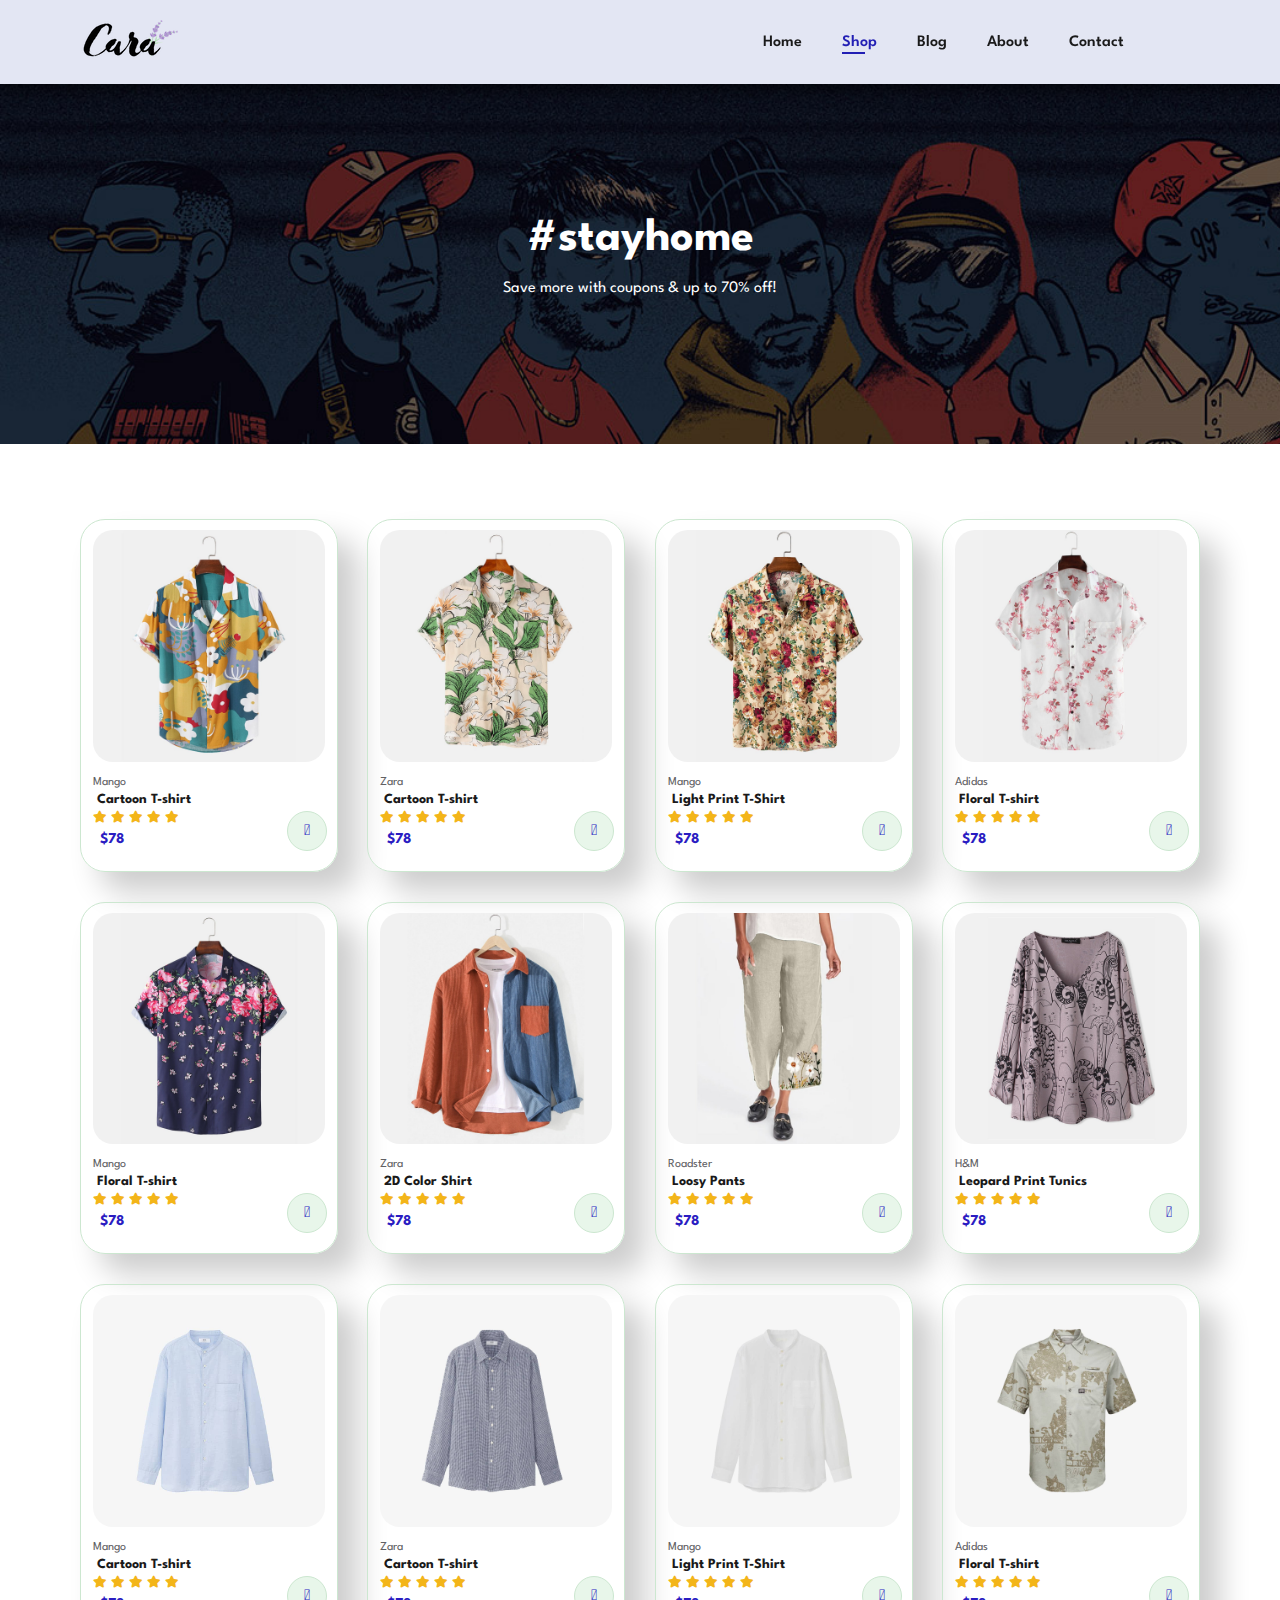
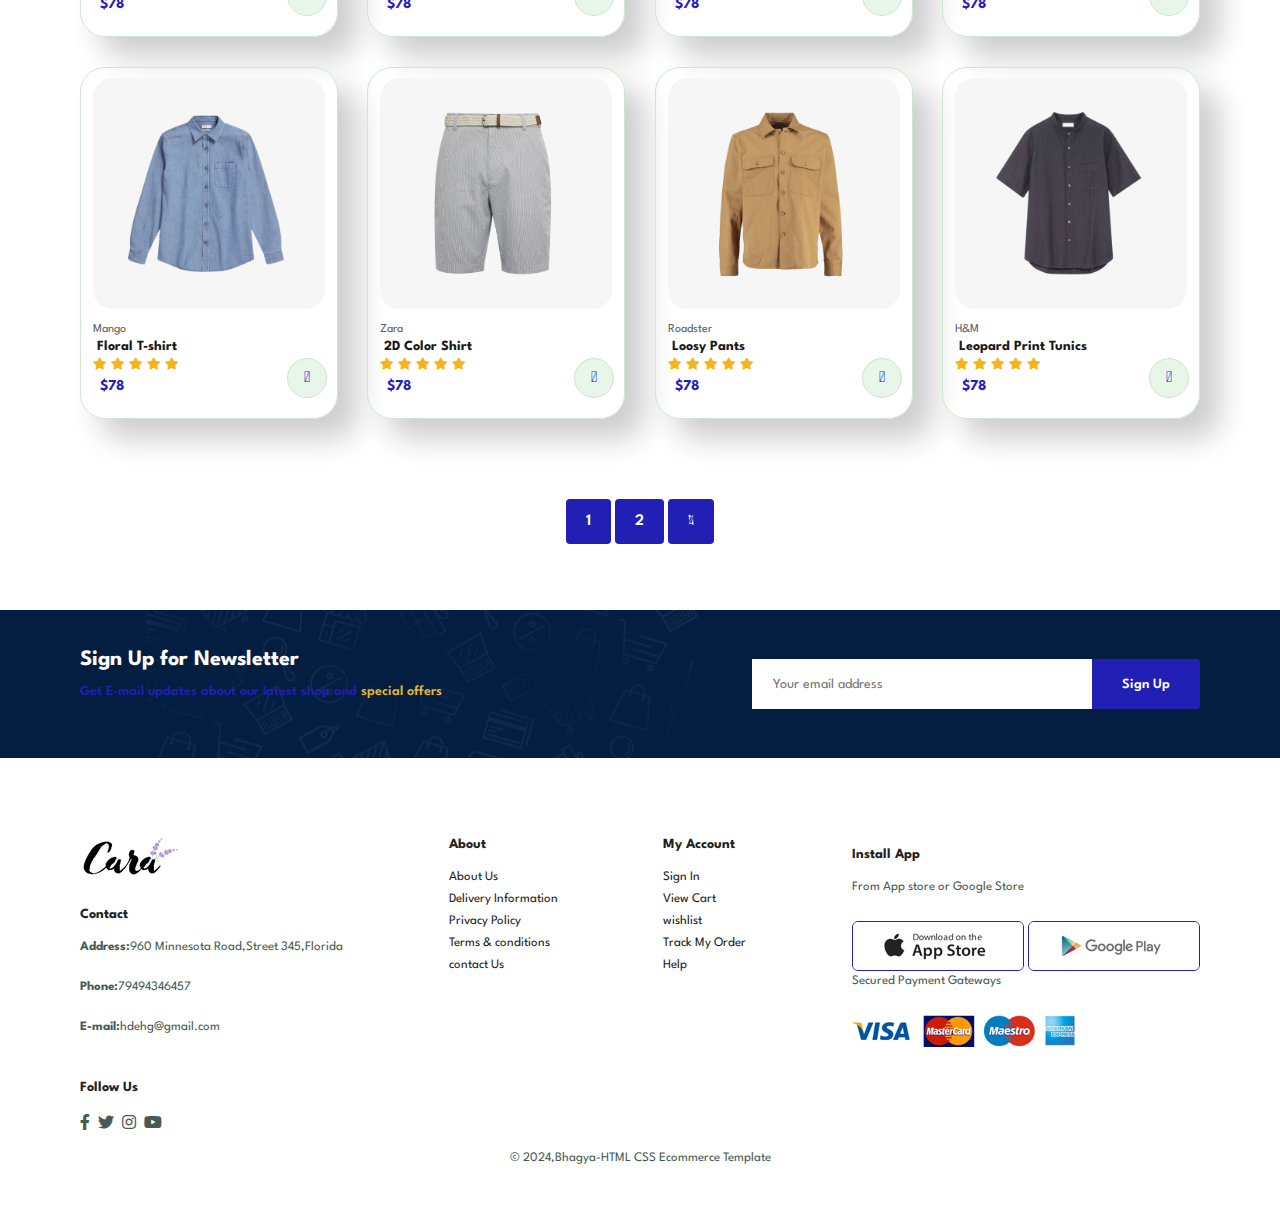
<file: ecommerce/shop.html>
<!DOCTYPE html>
<html lang="en">
<head>
    <meta charset="UTF-8">
    <meta name="viewport" content="width=device-width, initial-scale=1.0">
    <title>Ecommerect</title>
    <link rel="stylesheet" href="https://pro.fontawesome.com/releases/v5.15.4/css/all.css">
    <link rel="stylesheet" href="style.css">
</head>
<body>
      <section id="header">
        <a href="#"><img src="img/logo.png" class="logo"></a>
        <div>
            <ul id="navbar">
                <li><a  href="index.html">Home</a></li>
                <li><a class="active" href="shop.html">Shop</a></li>
                <li><a href="blog.html">Blog</a></li>
                <li><a href="about.html">About</a></li>
                <li><a href="contact.html">Contact</a></li>
                <li id="lg-bag"><a href="cart.html"><i class="far fa-shopping-bag"></i></a></li>
              <a href="#" id="close"><i class="far fa-times"> </i></a>
            </ul>
        </div>
        <div id="mobile">
            
            <a href="cart.html"><i class="far fa-shopping-bag"></i></a>
            <i id="bar" class="fas fa-outdent"></i>
        </div>
      </section>
      <section id="page-header">
        <h2>#stayhome</h2>
        <p>Save more with coupons & up to 70% off!</p>
      </section>
      <section id="product1" class="section-p1">
        
            <div class="pro-container">
                          <div class="pro" onclick="window.location.href='sproduct.html'; "> 
                                  <img src="img/products/f1.jpg" alt="">
                                  <div class="des">
                                    <span>Mango</span>
                                    <h5>Cartoon T-shirt</h5>
                                    <div class="star"> 
                                        <i class="fas fa-star"></i>
                                        <i class="fas fa-star"></i>
                                        <i class="fas fa-star"></i>
                                        <i class="fas fa-star"></i>
                                        <i class="fas fa-star"></i>
                                    </div>
                                    <h4>$78</h4>
                                  </div>
                                  <a href="#"><i class="fal fa-shopping-cart cart"></i></a>
                        </div>
                        <div class="pro"> 
                            <img src="img/products/f2.jpg" alt="">
                            <div class="des">
                              <span>Zara</span>
                              <h5>Cartoon T-shirt</h5>
                              <div class="star"> 
                                  <i class="fas fa-star"></i>
                                  <i class="fas fa-star"></i>
                                  <i class="fas fa-star"></i>
                                  <i class="fas fa-star"></i>
                                  <i class="fas fa-star"></i>
                              </div>
                              <h4>$78</h4>
                            </div>
                            <a href="#"><i class="fal fa-shopping-cart cart"></i></a>
                  </div>
                  <div class="pro"> 
                    <img src="img/products/f3.jpg" alt="">
                    <div class="des">
                      <span>Mango</span>
                      <h5>Light Print T-Shirt</h5>
                      <div class="star"> 
                          <i class="fas fa-star"></i>
                          <i class="fas fa-star"></i>
                          <i class="fas fa-star"></i>
                          <i class="fas fa-star"></i>
                          <i class="fas fa-star"></i>
                      </div>
                      <h4>$78</h4>
                    </div>
                    <a href="#"><i class="fal fa-shopping-cart cart"></i></a>
          </div>
          <div class="pro"> 
            <img src="img/products/f4.jpg" alt="">
            <div class="des">
              <span>Adidas</span>
              <h5>Floral T-shirt</h5>
              <div class="star"> 
                  <i class="fas fa-star"></i>
                  <i class="fas fa-star"></i>
                  <i class="fas fa-star"></i>
                  <i class="fas fa-star"></i>
                  <i class="fas fa-star"></i>
              </div>
              <h4>$78</h4>
            </div>
            <a href="#"><i class="fal fa-shopping-cart cart"></i></a>
  </div>
  <div class="pro"> 
    <img src="img/products/f5.jpg" alt="">
    <div class="des">
      <span>Mango</span>
      <h5>Floral T-shirt</h5>
      <div class="star"> 
          <i class="fas fa-star"></i>
          <i class="fas fa-star"></i>
          <i class="fas fa-star"></i>
          <i class="fas fa-star"></i>
          <i class="fas fa-star"></i>
      </div>
      <h4>$78</h4>
    </div>
    <a href="#"><i class="fal fa-shopping-cart cart"></i></a>
</div><div class="pro"> 
    <img src="img/products/f6.jpg" alt="">
    <div class="des">
      <span>Zara</span>
      <h5>2D Color Shirt</h5>
      <div class="star"> 
          <i class="fas fa-star"></i>
          <i class="fas fa-star"></i>
          <i class="fas fa-star"></i>
          <i class="fas fa-star"></i>
          <i class="fas fa-star"></i>
      </div>
      <h4>$78</h4>
    </div>
    <a href="#"><i class="fal fa-shopping-cart cart"></i></a>
</div><div class="pro"> 
    <img src="img/products/f7.jpg" alt="">
    <div class="des">
      <span>Roadster</span>
      <h5>Loosy Pants</h5>
      <div class="star"> 
          <i class="fas fa-star"></i>
          <i class="fas fa-star"></i>
          <i class="fas fa-star"></i>
          <i class="fas fa-star"></i>
          <i class="fas fa-star"></i>
      </div>
      <h4>$78</h4>
    </div>
    <a href="#"><i class="fal fa-shopping-cart cart"></i></a>
</div><div class="pro"> 
    <img src="img/products/f8.jpg" alt="">
    <div class="des">
      <span>H&M</span>
      <h5>Leopard Print Tunics</h5>
      <div class="star"> 
          <i class="fas fa-star"></i>
          <i class="fas fa-star"></i>
          <i class="fas fa-star"></i>
          <i class="fas fa-star"></i>
          <i class="fas fa-star"></i>
      </div>
      <h4>$78</h4>
    </div>
    <a href="#"><i class="fal fa-shopping-cart cart"></i></a>
</div>
           
                       <div class="pro"> 
                               <img src="img/products/n1.jpg" alt="">
                               <div class="des">
                                 <span>Mango</span>
                                 <h5>Cartoon T-shirt</h5>
                                 <div class="star"> 
                                     <i class="fas fa-star"></i>
                                     <i class="fas fa-star"></i>
                                     <i class="fas fa-star"></i>
                                     <i class="fas fa-star"></i>
                                     <i class="fas fa-star"></i>
                                 </div>
                                 <h4>$78</h4>
                               </div>
                               <a href="#"><i class="fal fa-shopping-cart cart"></i></a>
                     </div>
                     <div class="pro"> 
                         <img src="img/products/n2.jpg" alt="">
                         <div class="des">
                           <span>Zara</span>
                           <h5>Cartoon T-shirt</h5>
                           <div class="star"> 
                               <i class="fas fa-star"></i>
                               <i class="fas fa-star"></i>
                               <i class="fas fa-star"></i>
                               <i class="fas fa-star"></i>
                               <i class="fas fa-star"></i>
                           </div>
                           <h4>$78</h4>
                         </div>
                         <a href="#"><i class="fal fa-shopping-cart cart"></i></a>
               </div>
               <div class="pro"> 
                 <img src="img/products/n3.jpg" alt="">
                 <div class="des">
                   <span>Mango</span>
                   <h5>Light Print T-Shirt</h5>
                   <div class="star"> 
                       <i class="fas fa-star"></i>
                       <i class="fas fa-star"></i>
                       <i class="fas fa-star"></i>
                       <i class="fas fa-star"></i>
                       <i class="fas fa-star"></i>
                   </div>
                   <h4>$78</h4>
                 </div>
                 <a href="#"><i class="fal fa-shopping-cart cart"></i></a>
       </div>
       <div class="pro"> 
         <img src="img/products/n4.jpg" alt="">
         <div class="des">
           <span>Adidas</span>
           <h5>Floral T-shirt</h5>
           <div class="star"> 
               <i class="fas fa-star"></i>
               <i class="fas fa-star"></i>
               <i class="fas fa-star"></i>
               <i class="fas fa-star"></i>
               <i class="fas fa-star"></i>
           </div>
           <h4>$78</h4>
         </div>
         <a href="#"><i class="fal fa-shopping-cart cart"></i></a>
</div>
<div class="pro"> 
 <img src="img/products/n5.jpg" alt="">
 <div class="des">
   <span>Mango</span>
   <h5>Floral T-shirt</h5>
   <div class="star"> 
       <i class="fas fa-star"></i>
       <i class="fas fa-star"></i>
       <i class="fas fa-star"></i>
       <i class="fas fa-star"></i>
       <i class="fas fa-star"></i>
   </div>
   <h4>$78</h4>
 </div>
 <a href="#"><i class="fal fa-shopping-cart cart"></i></a>
</div><div class="pro"> 
 <img src="img/products/n6.jpg" alt="">
 <div class="des">
   <span>Zara</span>
   <h5>2D Color Shirt</h5>
   <div class="star"> 
       <i class="fas fa-star"></i>
       <i class="fas fa-star"></i>
       <i class="fas fa-star"></i>
       <i class="fas fa-star"></i>
       <i class="fas fa-star"></i>
   </div>
   <h4>$78</h4>
 </div>
 <a href="#"><i class="fal fa-shopping-cart cart"></i></a>
</div><div class="pro"> 
 <img src="img/products/n7.jpg" alt="">
 <div class="des">
   <span>Roadster</span>
   <h5>Loosy Pants</h5>
   <div class="star"> 
       <i class="fas fa-star"></i>
       <i class="fas fa-star"></i>
       <i class="fas fa-star"></i>
       <i class="fas fa-star"></i>
       <i class="fas fa-star"></i>
   </div>
   <h4>$78</h4>
 </div>
 <a href="#"><i class="fal fa-shopping-cart cart"></i></a>
</div><div class="pro"> 
 <img src="img/products/n8.jpg" alt="">
 <div class="des">
   <span>H&M</span>
   <h5>Leopard Print Tunics</h5>
   <div class="star"> 
       <i class="fas fa-star"></i>
       <i class="fas fa-star"></i>
       <i class="fas fa-star"></i>
       <i class="fas fa-star"></i>
       <i class="fas fa-star"></i>
   </div>
   <h4>$78</h4>
 </div>
 <a href="#"><i class="fal fa-shopping-cart cart"></i></a>
</div>
         </div>
   </section>

   <section id="pagination" class="section-p1">
      <a href="#">1</a>
       <a href="#">2</a>
       <a href="#"><i class="fal fa-long-arrow-alt-right"></i></a>
   </section>

   <section id="newsletter" class="section-p1 section-m1" >
     <div class="newstext">
        <h4>Sign Up for Newsletter</h4>
        <p>Get E-mail updates about our latest shop and <span>special offers</span></p>
     </div>
     <div class="form">
        <input type="text" placeholder="Your email address">
        <button class="normal">Sign Up</button>
     </div>
   </section>

   <footer class="section-p1">
       <div class="col">
        <img class="logo" src ="img/logo.png" alt="">
        <h4>Contact</h4>
        <p><strong>Address:</strong>960 Minnesota Road,Street 345,Florida</p>
        <p><strong>Phone:</strong>79494346457</p>
        <p><strong>E-mail:</strong>hdehg@gmail.com</p>
        <div class="follow">
            <h4>Follow Us</h4>
            <div class="icon">
                <i class="fab fa-facebook-f"></i>
                <i class="fab fa-twitter"></i>
                <i class="fab fa-instagram"></i>
                <i class="fab fa-youtube"></i>
            </div>
        </div>
       </div>
       <div class="col">
        <h4>About</h4>
        <a href="#">About Us</a>
        <a href="#">Delivery Information</a>
        <a href="#">Privacy Policy</a>
        <a href="#">Terms & conditions</a>
        <a href="#">contact Us</a>

       </div>
       <div class="col">
        <h4>My Account</h4>
        <a href="#">Sign In</a>
        <a href="#">View Cart</a>
        <a href="#">wishlist</a>
        <a href="#">Track My Order</a>
        <a href="#">Help</a>

       </div><div class="col install">
        <h4>Install App</h4>
        <p>From App store or Google Store</p>
        <div class="row">
            <img src="img/pay/app.jpg" alt="">
            <img src="img/pay/play.jpg" alt="">

        </div>
        <p>Secured Payment Gateways</p>
        <img src="img/pay/pay.png" alt="">

       </div>
       <div class="copyright">
        <p>&#169 2024,Bhagya-HTML CSS Ecommerce Template</p>
       </div>
   </footer>
   
    <script src="script.js"></script>

</body>
</html>
</file>
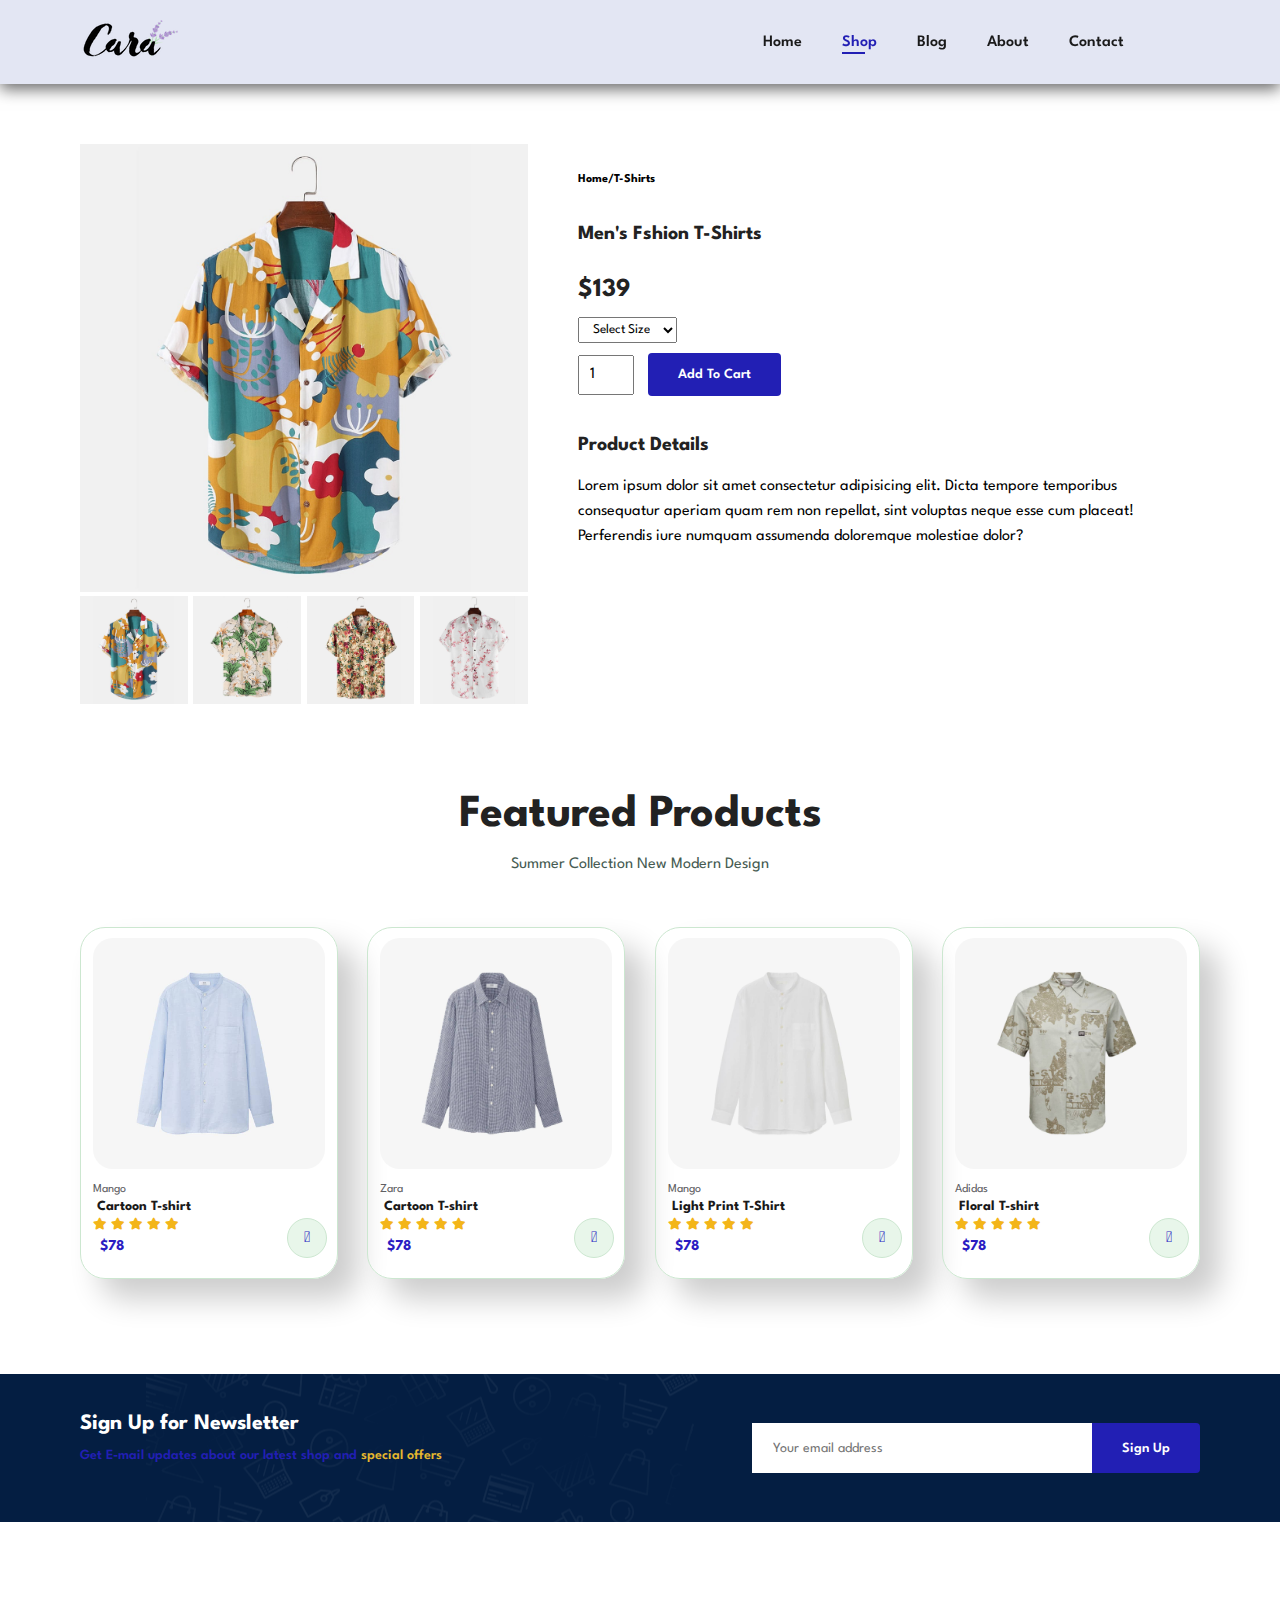
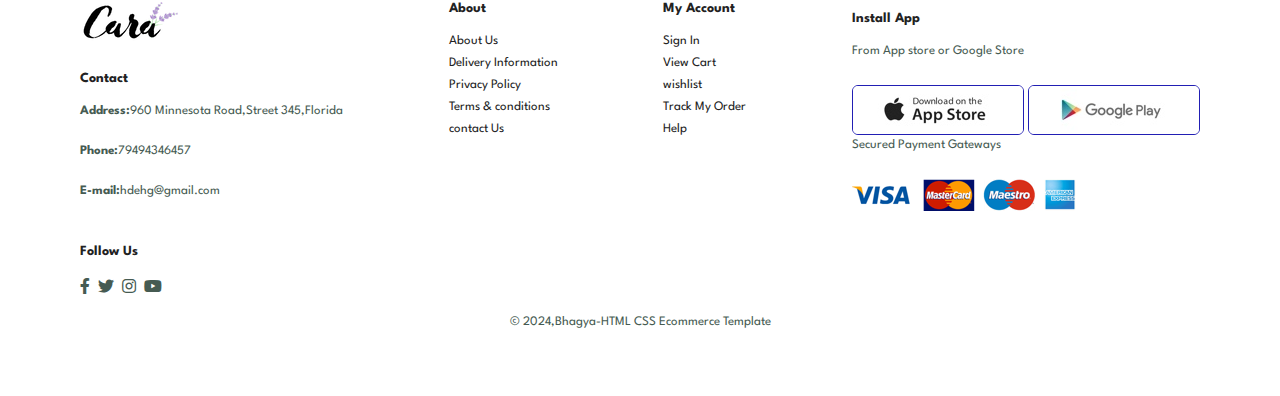
<file: ecommerce/sproduct.html>
<!DOCTYPE html>
<html lang="en">
<head>
    <meta charset="UTF-8">
    <meta name="viewport" content="width=device-width, initial-scale=1.0">
    <title>Ecommerect</title>
    <link rel="stylesheet" href="https://pro.fontawesome.com/releases/v5.15.4/css/all.css">
    <link rel="stylesheet" href="style.css">
</head>
<body>
      <section id="header">
        <a href="#"><img src="img/logo.png" class="logo"></a>
        <div>
            <ul id="navbar">
                <li><a  href="index.html">Home</a></li>
                <li><a class="active" href="shop.html">Shop</a></li>
                <li><a href="blog.html">Blog</a></li>
                <li><a href="about.html">About</a></li>
                <li><a href="contact.html">Contact</a></li>
                <li id="lg-bag"><a href="cart.html"><i class="far fa-shopping-bag"></i></a></li>
              <a href="#" id="close"><i class="far fa-times"> </i></a>
            </ul>
        </div>
        <div id="mobile">
            
            <a href="cart.html"><i class="far fa-shopping-bag"></i></a>
            <i id="bar" class="fas fa-outdent"></i>
        </div>
      </section>

      <section id="prodetails" class="section-p1">
        <div class="single-pro-image">
            <img src="img/products/f1.jpg" width="100%" id="MainImg" alt="">
            <div class="small-img-group">
                <div class="small-img-col">
                    <img src="img/products/f1.jpg" width="100%" "small-img" alt="">
                </div>
                <div class="small-img-col">
                    <img src="img/products/f2.jpg"  width="100%" class="small-img" alt="">
                </div>
                <div class="small-img-col">
                    <img src="img/products/f3.jpg" width="100%" class="small-img" alt="">
                </div>
                <div class="small-img-col">
                    <img src="img/products/f4.jpg"  width="100%"class="small-img" alt="">
                </div>
            </div>
        </div>
        <div class="single-pro-details">
            <h6>Home/T-Shirts</h6>
            <h4>Men's Fshion T-Shirts</h4>
            <h2>$139</h2>
            <select >
                <option >Select Size</option>
                <option >XXL</option>
                <option >XL</option>
                <option >L</option>
                <option >M</option>
                <option >S</option>
            </select>
            <input type="number" value="1">
            <button class="normal">Add To Cart</button>
            <h4>Product Details</h4>
            <span>Lorem ipsum dolor sit amet consectetur adipisicing elit. Dicta tempore temporibus consequatur aperiam quam rem non repellat, sint voluptas neque esse cum placeat! Perferendis iure numquam assumenda doloremque molestiae dolor?</span>
        </div>
      </section>
      <section id="product1" class="section-p1">
        <h2>Featured Products</h2>
         <p>Summer Collection New Modern Design</p>
         <div class="pro-container">
                       <div class="pro"> 
                               <img src="img/products/n1.jpg" alt="">
                               <div class="des">
                                 <span>Mango</span>
                                 <h5>Cartoon T-shirt</h5>
                                 <div class="star"> 
                                     <i class="fas fa-star"></i>
                                     <i class="fas fa-star"></i>
                                     <i class="fas fa-star"></i>
                                     <i class="fas fa-star"></i>
                                     <i class="fas fa-star"></i>
                                 </div>
                                 <h4>$78</h4>
                               </div>
                               <a href="#"><i class="fal fa-shopping-cart cart"></i></a>
                     </div>
                     <div class="pro"> 
                         <img src="img/products/n2.jpg" alt="">
                         <div class="des">
                           <span>Zara</span>
                           <h5>Cartoon T-shirt</h5>
                           <div class="star"> 
                               <i class="fas fa-star"></i>
                               <i class="fas fa-star"></i>
                               <i class="fas fa-star"></i>
                               <i class="fas fa-star"></i>
                               <i class="fas fa-star"></i>
                           </div>
                           <h4>$78</h4>
                         </div>
                         <a href="#"><i class="fal fa-shopping-cart cart"></i></a>
               </div>
               <div class="pro"> 
                 <img src="img/products/n3.jpg" alt="">
                 <div class="des">
                   <span>Mango</span>
                   <h5>Light Print T-Shirt</h5>
                   <div class="star"> 
                       <i class="fas fa-star"></i>
                       <i class="fas fa-star"></i>
                       <i class="fas fa-star"></i>
                       <i class="fas fa-star"></i>
                       <i class="fas fa-star"></i>
                   </div>
                   <h4>$78</h4>
                 </div>
                 <a href="#"><i class="fal fa-shopping-cart cart"></i></a>
       </div>
       <div class="pro"> 
         <img src="img/products/n4.jpg" alt="">
         <div class="des">
           <span>Adidas</span>
           <h5>Floral T-shirt</h5>
           <div class="star"> 
               <i class="fas fa-star"></i>
               <i class="fas fa-star"></i>
               <i class="fas fa-star"></i>
               <i class="fas fa-star"></i>
               <i class="fas fa-star"></i>
           </div>
           <h4>$78</h4>
         </div>
         <a href="#"><i class="fal fa-shopping-cart cart"></i></a>
</div>

         </div>
   </section>

   <section id="newsletter" class="section-p1 section-m1" >
     <div class="newstext">
        <h4>Sign Up for Newsletter</h4>
        <p>Get E-mail updates about our latest shop and <span>special offers</span></p>
     </div>
     <div class="form">
        <input type="text" placeholder="Your email address">
        <button class="normal">Sign Up</button>
     </div>
   </section>

   <footer class="section-p1">
       <div class="col">
        <img class="logo" src ="img/logo.png" alt="">
        <h4>Contact</h4>
        <p><strong>Address:</strong>960 Minnesota Road,Street 345,Florida</p>
        <p><strong>Phone:</strong>79494346457</p>
        <p><strong>E-mail:</strong>hdehg@gmail.com</p>
        <div class="follow">
            <h4>Follow Us</h4>
            <div class="icon">
                <i class="fab fa-facebook-f"></i>
                <i class="fab fa-twitter"></i>
                <i class="fab fa-instagram"></i>
                <i class="fab fa-youtube"></i>
            </div>
        </div>
       </div>
       <div class="col">
        <h4>About</h4>
        <a href="#">About Us</a>
        <a href="#">Delivery Information</a>
        <a href="#">Privacy Policy</a>
        <a href="#">Terms & conditions</a>
        <a href="#">contact Us</a>

       </div>
       <div class="col">
        <h4>My Account</h4>
        <a href="#">Sign In</a>
        <a href="#">View Cart</a>
        <a href="#">wishlist</a>
        <a href="#">Track My Order</a>
        <a href="#">Help</a>

       </div><div class="col install">
        <h4>Install App</h4>
        <p>From App store or Google Store</p>
        <div class="row">
            <img src="img/pay/app.jpg" alt="">
            <img src="img/pay/play.jpg" alt="">

        </div>
        <p>Secured Payment Gateways</p>
        <img src="img/pay/pay.png" alt="">

       </div>
       <div class="copyright">
        <p>&#169 2024,Bhagya-HTML CSS Ecommerce Template</p>
       </div>
   </footer>

   <script>
      var MainImg=document.getElementById("MainImg");
      var smallimg=document.getElementsByClassName("small-img");
      smallimg[0].onclick= function(){
        MainImg.src=smallimg[0].src;      
        }
    smallimg[1].onclick= function(){
        MainImg.src=smallimg[1].src;      
    }
    smallimg[2].onclick= function(){
        MainImg.src=smallimg[2].src;      
    }
    smallimg[3].onclick= function(){
        MainImg.src=smallimg[3].src;      
    }

   </script>
   
    <script src="script.js"></script>

</body>
</html>
</file>
<file: ecommerce/style.css>
@import url("https://fonts.googleapis.com/css2?family=Spartan:wght@100;200;300;400;500;600;700;800;900&display=swap");
* {
  margin: 0;
  padding: 0;
  box-sizing: border-box;
  font-family: "Spartan", sans-serif;
}

html {
  scroll-behavior: smooth;
}

/* Global Styles */

h1 {
  font-size: 50px;
  line-height: 64px;
  color: #222;
}

h2 {
  font-size: 46px;
  line-height: 54px;
  color: #222;
}

h4 {
  font-size: 20px;
  color: #222;
}

h6 {
  font-weight: 700;
  font-size: 12px;
}

p {
  font-size: 16px;
  color: #465b52;
  margin: 15px 0 20px 0;
}

.section-p1 {
  padding: 40px 80px;
}

.section-m1 {
  margin: 40px 0;
}

button.normal{
    font-size: 14px;
    font-weight: 600;
    padding: 15px 30px;
    color: #000;
    background-color: #fff;
    border-radius: 4px;
    cursor: pointer;
    border: none;
    outline: none;
    transition: 0.2s;
}
button.white{
    font-size: 13px;
    font-weight: 600;
    padding: 11px 18px;
    color: #fff;
    background-color: transparent;
    cursor: pointer;
    border: 1px solid white;
    outline: none;
    transition: 0.2s;
}
body {
  width: 100%;
}
#header{
    display: flex;
    align-items: center;
    justify-content: space-between;
    padding: 20px 80px;
    background: #e3e6f3;
    box-shadow: 0 5px 15px rgba(0,0,0,0.6);
    z-index: 999;
    position: sticky;
    top: 0;
    left: 0;
}
#navbar{
    display: flex;
    align-items: center;
    justify-content:center ;

}

#navbar li{
    list-style: none;
    padding: 0 20px;
    position: relative;
    
}
#navbar li a{
    text-decoration: none;
    font-size: 16px;
    font-weight: 600;
    color: #1a1a1a;
    transition: 0.3s ease;
}
#navbar li a:hover{
    color: #221fb4;

}
#navbar li a:hover,#navbar li a.active{
    color: #221fb4;

}
#navbar li a.active::after,#navbar li a:hover::after{
    content: "";
    width: 30%;
    height: 2px;
    background: #221fb4;
    position: absolute;
    bottom: -4px;
    left: 20px;
}
#mobile{
     display: none;
     align-items: center;
}
#close{
    display: none;
}
#hero{
    background-image: url("img/hero4.png");
    height: 90vh;
    width: 100%;
    background-position: top 25% right 0;
    background-size: cover;
    padding: 0 80px;
    display: flex;
    align-items: flex-start;
    justify-content: center;
    flex-direction: column;


}
#hero h4{
    padding-bottom: 15px;
}
#hero h1{
    color: #221fb4;

}
#hero button{
    background-image: url("img/button.png");
    background-color: transparent;
    color: #221fb4;
    border: 0;
    padding: 14px 80px 14px 65px;
    background-repeat: no-repeat;
    cursor: pointer;
    font-weight: 700;
    font-size: 15px;
}
#feature{
    display: flex;
    align-items: center;
    justify-content: space-between;
    flex-wrap: wrap;
}
#feature .fe-box {
    width: 180px;
    text-align: center;
    padding: 25px 15px;
    box-shadow: 20px 20px 34px rgba(0,0,0,0.3);
    border: 1px solid #514fab ;
    border-radius: 4px;
    margin: 15px 0;
    
}
#feature .fe-box:hover{
    box-shadow: 10px 10px 54px rgba(70,62,221,0.1);
}
#feature .fe-box img{
  width: 100%;
  margin-bottom: 10px;
}
#feature .fe-box h6{
    display: inline-block;
    padding: 9px 8px 6px 8px;
    line-height: 1;
    border-radius: 4px ;
    color: #221fb4;
    background-color: #fddde4;
}
#feature .fe-box:nth-child(2) h6{
    background-color: #cdebbc;
}
#feature .fe-box:nth-child(3) h6{
    background-color: #d1e8f2;
}
#feature .fe-box:nth-child(4) h6{
    background-color: #cdd4f8;
}
#feature .fe-box:nth-child(5) h6{
    background-color: #f6dbf6;
}
#feature .fe-box:nth-child(6) h6{
    background-color:#fff2e5 ;
}

#product1{
    text-align: center;
}
#product1 .pro-container{
    display: flex;
    justify-content: space-between;
    padding-top:20px ;
    flex-wrap: wrap;
}
#product1 .pro{
    width: 23%;
    min-width: 250px;
    padding: 10px 12px;
    border: 1px solid #cce7d0;
    border-radius: 25px;
    cursor: pointer;
    box-shadow: 20px 20px 30px rgba(0,0,0,0.2);
    margin: 15px 0;
    transition: 0.2s ease;
    position: relative;
}
#product1 .pro img{
    width: 100%;
    border-radius: 20px;
}
#product1 .pro:hover{
    box-shadow: 20px 20px 30px rgba(0,0,0,0.6);
}
#product1 .pro .des{
     text-align: start;
     padding: 8px 0;
}
#product1 .pro .des span{
    color: #606063;
    font-size: 12px;
}
#product1 .pro .des h5{
    padding: 4px;
    color:#1a1a1a;
    font-size: 14px;

}
#product1 .pro .des i {
  font-size: 12px;
  color: rgb(243, 181, 25);
}
#product1 .pro .des h4{
    padding: 7px;
    font-size: 15px;
    font-weight: 700;
    color: #2a1cc2;
}
#product1 .pro .cart{
     width: 40px;
     height: 40px;
     line-height: 40px;
     border-radius: 50px;
     background-color: #e8f6ea;
     font-weight: 500;
     color: #2a1cc2;
     border: 1px solid #cce7d0;
     position: absolute;
     bottom: 20px;
     right: 10px;
}
#banner{
    display: flex;
    flex-direction: column;
    justify-content: center;
    align-items: center;
    text-align: center;
    background-image: url("img/banner/b2\ \(1\).jpg");
    width: 100%;
    height: 40vh;
    background-size: cover;
    background-position: center;
}
#banner h4{
    color: #fff;
    font-size: 16px;
}
#banner h2{
    color: white;
    font-size: 30px;
    padding: 10px 0;
}
#banner h2 span{
    color: #ef3633;
}
#banner button:hover{
    background-color: #221fb4;
    color: #fff;

}
#sm-banner{
    display: flex;
    justify-content: space-between;
    flex-wrap: wrap;
    
}
#sm-banner .banner-box{
    display: flex;
    flex-direction: column;
    justify-content: center;
    align-items:flex-start;
    background-image: url("img/banner/b17.jpg");
    min-width:580px;
    height: 50vh;
    background-size: cover;
    background-position: center;
    padding: 30px;
}
#sm-banner .banner-box2{
    background-image: url("img/banner/b10.jpg");
}
#sm-banner h4{
    color: white;
    font-size: 20px;
    font-weight: 300;
}
#sm-banner h2{
    color: white;
    font-size: 28px;
    font-weight: 800;
}
#sm-banner span{
    color: white;
    font-size: 14px;
    font-weight: 500;
    padding-bottom: 15px;
}
#sm-banner .banner-box:hover button{
    background-color: #2a1cc2;
    border: 1px solid #221fb4;
    color: #fff;
}
#banner3{
    display: flex;
    justify-content: space-between;
    flex-wrap: wrap;
    padding:0 80px;
}

#banner3 .banner-box{
    display: flex;
    flex-direction: column;
    justify-content: center;
    align-items:flex-start;
    background-image: url("img/banner/b7.jpg");
    min-width:30%;
    height: 30vh;
    background-size: cover;
    background-position: center;
    padding: 20px;
    margin: 20px;
}
#banner3 .banner-box2{
    background-image: url("img/banner/b18.jpg");
}
#banner3 .banner-box3{
    background-image: url("img/banner/b4\ \(1\).jpg");
}
#banner3 h2
{
    color: white;
    font-size: 22px;
    font-weight: 900;
}
#banner3 h3
{
    color: #b60f0f;;
    font-size: 22px;
    font-weight: 800;
}
#newsletter{
    display: flex;
    justify-content: space-between;
    flex-wrap: wrap;
    align-items: center;
    background-image: url("img/banner/b14.png");
    background-repeat: no-repeat;
    background-position: 20% 30%;
    background-color: #041e42;
}
#newsletter h4{
  font-size: 22px;
  font-weight: 700;
  color: white;
}
#newsletter p{
    font-size: 14px;
    font-weight: 600;
    color:#221fb4
  }

  #newsletter span{
    
    color: rgb(229, 183, 46);
  }
  #newsletter input{
    height: 3.125rem;
    padding: 0 1.25rem;
    font-size: 14px;
    width: 100%;
    border: 1px solid transparent;
    outline: none;
    border-top-right-radius: 0;
    border-bottom-right-radius:0;

  }
  #newsletter button{
    background-color: #221fb4;
    color: white;
     white-space: nowrap;
     border-top-left-radius: 0;
     border-bottom-left-radius:0;
  }
  #newsletter .form{
    display: flex;
    width: 40%;
  }

  footer{
    display: flex;
    flex-wrap: wrap;
    justify-content: space-between;
  }
  footer .col{
    display: flex;
   flex-direction: column;
    align-items: flex-start;
    margin-bottom: 20px;
  }
  footer .logo{
    margin-bottom: 30px;
  }
footer h4{
    font-size: 14px;
    padding-bottom: 20px;
}

footer p{
    font-size: 13px;
    margin: 0 0 8px 0;
    padding-bottom: 20px;
}
footer a{
    font-size: 13px;
    text-decoration: none;
    color: #222;
   margin-bottom: 10px;
}
footer .follow{
    margin-top: 20px;
}
footer .follow i{
    color: #465b52;
    padding-right: 4px;
    cursor: pointer;
}
footer .install .row img{
    border: 1px solid #221fb4;
    border-radius: 6px;

}
footer .install{
    margin: 10px 0 15px 0;
}
footer .follow i:hover,footer a:hover{
    color: #221fb4;
}
footer .copyright{
    width: 100%;
    text-align: center;
}
#page-header{
    background-image: url("img/banner/b1\ \(1\).jpg");
    width: 100%;
    height: 40vh;
    background-size: cover;
    display: flex;
    justify-content: center;
    text-align: center;
    flex-direction: column;
    padding: 14px;

}
#page-header h2,#page-header p{
    color: #fff;
}
#pagination{
    text-align: center;
}
#pagination a{
    text-decoration: none;
    background-color: #221fb4;
    padding: 15px 20px;
    border-radius: 4px;
    color: #fff;
    font-weight: 600;
}
#pagination a i{
    font-size: 16px;
    font-weight: 600;
}
#prodetails{
     display: flex;
    margin-top: 20px;
}

#prodetails .single-pro-image{ 
 width: 40%;
 margin-right: 50px;

}
.small-img-group{
    display: flex;
    justify-content: space-between;
}
.small-img-col{
    flex-basis: 24%;
    cursor: pointer;
}
#prodetails .single-pro-details{
    width: 50%;
    padding-top: 30px;
}
#prodetails .single-pro-details h4{
    padding: 40px 0 20px 0;
}
#prodetails .single-pro-details h2{
    font-size: 26px;

}
#prodetails .single-pro-details select{
    display: block;
    padding: 5px 10px;
    margin-bottom: 10px;
}
#prodetails .single-pro-details input{
    width: 10%;
    height: 40px;
    padding-left: 10px;
    font-size: 16px;
    margin-right: 10px;
}
#prodetails .single-pro-details button{
    background-color: #221fb4;
    color: #fff;
}
#prodetails .single-pro-details input:focus{
    outline: none;
}
#prodetails .single-pro-details span{
    line-height: 25px;
}

#page-header.blog-header{
 background-image: url("img/banner/b19.jpg");
}
#blog{
    padding: 150px 150px 0 150px;
}

#blog .blog-box{
    display: flex;
    align-items: center;
    width: 100%;
    position: relative;
    padding-bottom: 90px;
}
#blog .blog-img{
    width: 50%;
    margin-right: 40px;
}
#blog img{
    width: 100%;
    height: 300px;
    object-fit: cover;

}
#blog .blog-details{
    width: 50%;
}
#blog .blog-details a{
    text-decoration: none;
    font-size: 11px;
    color: black;
    font-weight: 700;
    position: relative;
    transition: 0.3s;
}
#blog .blog-details a::after{
    content: "";
    width: 50px;
    height: 1px;
    background-color: black;
    position: absolute;
    top: 4px;
    right: -60px;
}
#blog .blog-details a:hover{
    color: #221fb4;
}
#blog .blog-details a:hover::after{
    background-color: #221fb4;
}

#blog .blog-box h1{
    position: absolute;
    top: -40px;
    left: 0;
    font-size: 70px;
    font-weight: 700;
    color: #ced4d4;
    z-index: -9;
}

#page-header.about-header{
    background-image: url("img/about/banner\ \(1\).png");
}
#about-head {
    display: flex;
    align-items: center;
}
#about-head img{
 width: 50%;
 height: auto;
}
#about-head div{
    padding-left: 40px;

}
#about-app{
    text-align: center;
}
#about-app .video{
    width: 70%;
    height: 100%;
    margin: 30px auto 0 auto;
}
#about-app .video video{
    width: 100%;
    height: 100%;
    border-radius: 20px;
}
#contact-details{
    display: flex;
    align-items: center;
    justify-content: space-between;
}
#contact-details .details{
    width: 40%;
}

#contact-details .details span, #form-details form{
    font-size: 12px;
}
#contact-details .details h2, #form-details form h2{
    font-size: 26px;
    line-height: 35px;
    padding: 20px 0;
}
#contact-details .details h3 {
    font-size: 16px;
    padding-bottom: 15px;

}
#contact-details .details li{
   list-style: none;
   display: flex;
   padding: 10px 0;
}
#contact-details .details li i{
    font-size: 14px;
    padding-right: 22px;
    
}

#contact-details .details li p{
    font-size: 14px;
   margin: 0;
    
}
#contact-details .map{
 width: 55%;
 height: 400px;
}
#contact-details .map iframe{
    width: 100%;
    height: 100%;
   }
   #form-details{
    display: flex;
    justify-content: space-between;
    margin: 30px;
    padding: 80px;
    border: 1px solid #e1e1e1;
   }

   #form-details form{
    width: 65%;
    display: flex;
    flex-direction: column;
    align-self: flex-start;
    
   }
   #form-details form input, #form-details form textarea{
    width: 100%;
    padding: 12px 15px;
    outline: none;
    margin-bottom: 20px;
    border: 1px solid #919194;
   } 
   
   #form-details form button{
    background-color: #221fb4;
    color: white;
    width: 150px;
   }

   #form-details .people div{
    padding-bottom: 25px;
    display: flex;
    align-items: flex-start;
   }

   #form-details .people div img{
     width: 65px;
     height: 65px;
     object-fit: cover;
     margin-right: 15px;
   }
   #form-details .people div p {
           margin: 0;
           font-size: 13px;
           line-height: 25px;
           
   }
   #form-details .people div p span{
    display: block;
    font-size: 16px;
    font-weight: 600;
    color: black;
}
#cart table{
    width: 100%;
    border-collapse: collapse;
    table-layout: fixed;
    white-space: nowrap;

}
#cart table img{
    width: 70px;

}
#cart table td:nth-child(1){
 width: 100px;
 text-align: center;
}
#cart table td:nth-child(2){
    width: 150px;
    text-align: center;
   }
   #cart table td:nth-child(3){
    width: 250px;
    text-align: center;
   }
   #cart table td:nth-child(4),
   #cart table td:nth-child(5),
   #cart table td:nth-child(6){
    width: 100px;
    text-align: center;
   }
   #cart table td:nth-child(5) input{
      width: 70px;
      padding: 10px 5px 10px 15px;
   }
   #cart table thead{
    border: 1px solid #e2e9e1;
    border-left: none;
    border-right: none;
   }
   #cart table thead td{
      font-weight: 700;
       font-size: 13px;
       text-transform: uppercase;
       padding: 18px 0;
   }
   #cart table tbody  td{
  font-size: 13px;
   }
   #cart-add{
    display: flex;
    flex-wrap: wrap;
    justify-content: space-between;
   }
    #coupon{
 width: 50%;
 margin-bottom:30px ;
   }

   #coupon h3,#subtotal h3{
    padding-bottom: 15px;

}
#coupon input{
    padding: 10px 20px;
    outline: none;
    width: 60%;
    margin-right: 10px;
    border: 1px solid #e2e9e1;
}
#coupon button,#subtotal button{
    background-color: #221fb4;
    color: white;
    padding: 12px 20px;
}
#subtotal{
    width: 50%;
    margin-bottom: 30px;
    border: 1px solid #e2e9e1;
    padding: 30px;
}
#subtotal table{
    border-collapse: collapse;
    width: 100%;
    margin-bottom: 20px;
}
#subtotal table td{
    width: 50%;
    border: 1px solid #e2e9e1;
    padding: 10px;
    font-size: 13px;
}


   

   
    


















@media (max-width:799px) {
    .section-p1{
        padding: 40px 40px;
    }
    #navbar{
    display:flex;
    flex-direction: column;
    align-items: flex-start;
    justify-content: flex-start;
    position: fixed;
    top: 0;
    right: -300px;
    height: 100vh;
    width: 300px;
    background-color: #c0c0c3;
    box-shadow: 0 40px 60px rgba(0,0,0,0.1);
    padding: 80px 0 0 10px;
    transition: 0.3s;
    


    }
    #navbar.active{
       right: 0px;
    
    }
    #navbar li{
        margin-bottom: 25px;

    }
    #mobile{
        display: flex;
        align-items: center;
   }
   #mobile i{
    color: #221fb4;
    font-size: 20px;
    padding-left: 24px;
}
#close{
    display: initial;
    position:absolute;
    top: 30px;
    left: 30px;
    color: #222;
    font-size: 24px;
}
#lg-bag{
     display: none;
}
#hero{
   
    height: 70vh;
    padding: 0 80px;
    background-position: top 30% right 30%;
    

}
#feature {
    justify-content: center;

    
}
#feature .fe-box {
   
    margin: 15px 15px;
}
#product1 .pro-container{
    justify-content:center;
}
#product1 .pro{
    margin: 15px;
}
#banner{
    height: 20vh;
}
#sm-banner .banner-box{
 min-width: 100%;
 height: 30vh;
}
#banner3{
    padding: 0 40px;
}
#banner3 .banner-box{
    
    width: 24%;
    
}
#newsletter .form{
    width: 75%;
}
footer .copyright{
    text-align: start;
}
#prodetails{
    display: flex;
    flex-direction: column;
}
#prodetails .single-pro-image{
        width: 100%;
        margin-right: 0px;
}
#prodetails .single-pro-details{
    width: 100%;
}
#blog{
    padding: 100px 20px 0 20px;
}
#blog.blog-box{
    display: flex;
    flex-direction: column;
    align-items: flex-start;
}
#blog.blog-img{
    width: 100%;
    margin-right: 0px;
    margin-bottom: 30px;
}
#blog.blog-details{
    width: 100%;
}

#about-head{
    flex-direction: column;

}
#about-head img{
    width: 100%;
    margin-bottom: 20px;
}
#about-head div{
    padding-left: 0px;
}

#about-head .video{
    width: 100%;
}
}
</file>
